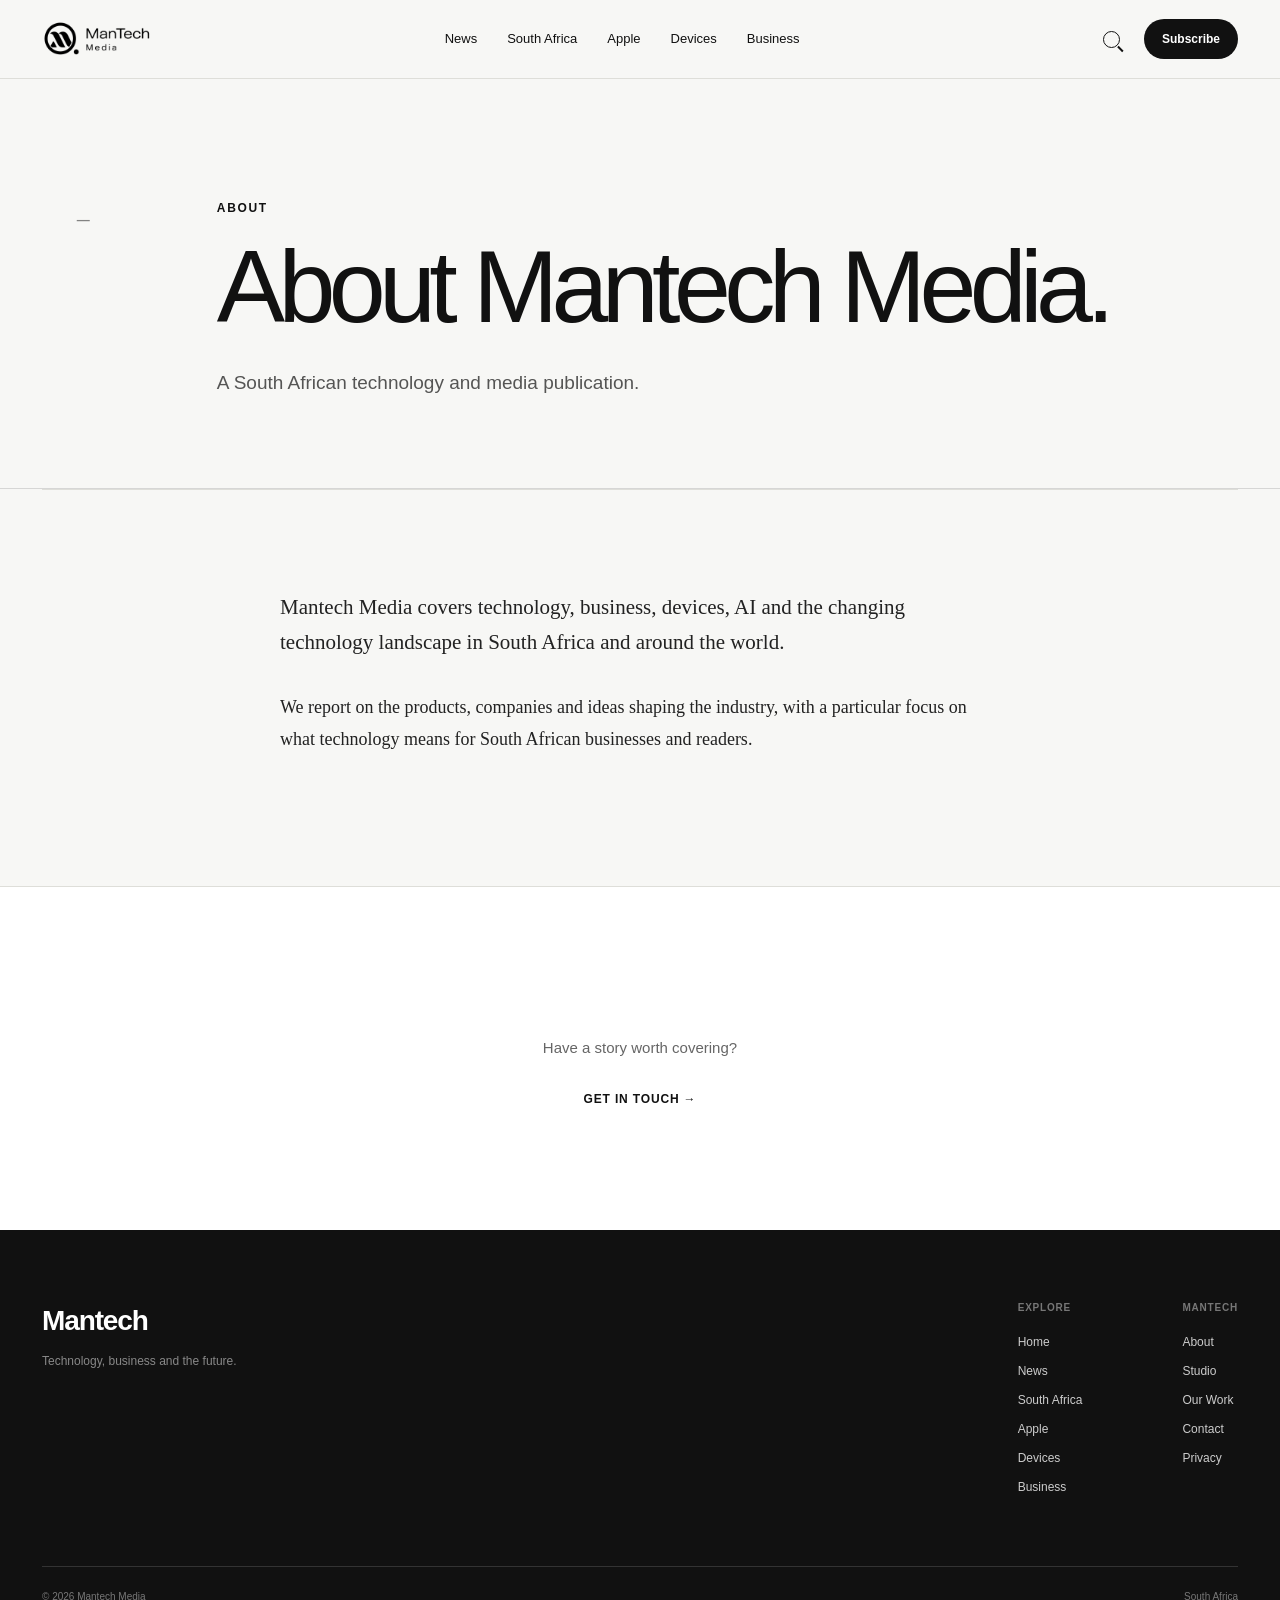
<file: pages/about.html>
<!DOCTYPE html>
<html lang="en">

<head>

    <meta charset="UTF-8">

    <meta
        name="viewport"
        content="width=device-width, initial-scale=1.0"
    >

    <!-- Security: this site loads nothing from outside itself
         (no external fonts/scripts/CDNs), so a strict Content-Security-Policy
         costs nothing and blocks most injection attacks outright. -->
    <meta http-equiv="Content-Security-Policy" content="default-src 'self'; img-src 'self' data:; script-src 'self'; style-src 'self'; base-uri 'self'; form-action 'self' mailto:; frame-ancestors 'none'; object-src 'none';">
    <meta name="referrer" content="strict-origin-when-cross-origin">

    <meta name="description" content="A South African technology and media publication.">

    <title>About Mantech Media — Mantech Media</title>


    <link rel="icon" type="image/png" sizes="32x32" href="../assets/icons/favicon-32.png" media="(prefers-color-scheme: light)">
    <link rel="icon" type="image/png" sizes="16x16" href="../assets/icons/favicon-16.png" media="(prefers-color-scheme: light)">
    <link rel="icon" type="image/png" sizes="32x32" href="../assets/icons/favicon-32-dark.png" media="(prefers-color-scheme: dark)">
    <link rel="icon" type="image/png" sizes="16x16" href="../assets/icons/favicon-16-dark.png" media="(prefers-color-scheme: dark)">
    <link rel="apple-touch-icon" href="../assets/icons/apple-touch-icon.png">

    <meta property="og:type" content="website">
    <meta property="og:site_name" content="Mantech Media">
    <meta property="og:image" content="../assets/images/og-image.jpg">
    <meta name="twitter:card" content="summary_large_image">

    <link rel="stylesheet" href="../css/style.css">

</head>


<body class="category-page">


    <!-- ==========================================
         HEADER
    =========================================== -->

    <header class="site-header">

        <div class="header-inner">

            <a href="../index.html" class="brand">

                <img
                    src="../assets/icons/lockup-black.png"
                    alt="Mantech Media"
                    class="logo"
                >

            </a>


            <nav class="desktop-navigation">

                <a href="category.html?category=news">
                    News
                </a>

                <a href="category.html?category=south-africa">
                    South Africa
                </a>

                <a href="category.html?category=apple">
                    Apple
                </a>

                <a href="category.html?category=devices">
                    Devices
                </a>

                <a href="category.html?category=business">
                    Business
                </a>

            </nav>


            <div class="header-actions">

                <button
                    class="icon-button"
                    id="searchButton"
                    type="button"
                    aria-label="Search"
                >

                    <span class="search-icon"></span>

                </button>


                <a
                    href="../index.html#newsletter"
                    class="subscribe-button"
                >
                    Subscribe
                </a>


                <button
                    class="menu-button"
                    id="menuButton"
                    type="button"
                    aria-controls="mobileNavigation"
                    aria-expanded="false"
                >

                    <span class="menu-button-label">Menu</span>
                    <span class="menu-chevron" aria-hidden="true"></span>

                </button>

            </div>

        </div>


        <!-- MOBILE NAVIGATION -->

        <div
            class="mobile-navigation"
            id="mobileNavigation"
        >

            <nav>

                <a href="../index.html">
                    Home
                </a>

                <a href="category.html?category=news">
                    News
                </a>

                <a href="category.html?category=south-africa">
                    South Africa
                </a>

                <a href="category.html?category=apple">
                    Apple
                </a>

                <a href="category.html?category=devices">
                    Devices
                </a>

                <a href="category.html?category=business">
                    Business
                </a>

            </nav>


            <div class="mobile-navigation-footer">

                <a href="../index.html#newsletter">
                    Mantech Daily
                </a>

                <a href="studio.html">
                    Mantech Studio
                </a>

            </div>

        </div>

    </header>



    <!-- ==========================================
         SEARCH
    =========================================== -->

    <div
        class="search-overlay"
        id="searchOverlay"
    >

        <div class="search-container">

            <div class="search-top">

                <span>
                    Search Mantech
                </span>

                <button
                    id="closeSearch"
                    type="button"
                >
                    Close
                </button>

            </div>


            <input
                type="search"
                id="searchInput"
                placeholder="Search stories, topics and technology..."
                autocomplete="off"
            >


            <div
                class="search-results"
                id="searchResults"
            >

                <p>
                    Start typing to search Mantech.
                </p>

            </div>

        </div>

    </div>



    <main>
        <section class="category-hero">
            <div class="category-hero-inner">
                <div class="category-hero-number"><span>—</span></div>
                <div class="category-hero-content">
                    <span class="category-kicker">ABOUT</span>
                    <h1>About Mantech Media.</h1>
                    <p>A South African technology and media publication.</p>
                </div>
            </div>
        </section>
        <section class="content-section">
            <div class="article-content">
<p>Mantech Media covers technology, business, devices, AI and the changing technology landscape in South Africa and around the world.</p>
<p>We report on the products, companies and ideas shaping the industry, with a particular focus on what technology means for South African businesses and readers.</p>
            </div>
        </section>
    </main>


        <section class="studio">
            <div class="studio-inner">
                <p>Have a story worth covering?</p>
                <a href="contact.html">Get in touch →</a>
            </div>
        </section>

    <footer class="site-footer">

        <div class="footer-top">


            <div class="footer-brand">

                <a href="../index.html">
                    Mantech
                </a>

                <p>
                    Technology, business and the future.
                </p>

            </div>


            <div class="footer-links">


                <div>

                    <span>
                        Explore
                    </span>

                    <a href="../index.html">
                        Home
                    </a>

                    <a href="category.html?category=news">
                        News
                    </a>

                    <a href="category.html?category=south-africa">
                        South Africa
                    </a>

                    <a href="category.html?category=apple">
                        Apple
                    </a>

                    <a href="category.html?category=devices">
                        Devices
                    </a>

                    <a href="category.html?category=business">
                        Business
                    </a>

                </div>


                <div>

                    <span>
                        Mantech
                    </span>

                    <a href="about.html">
                        About
                    </a>

                    <a href="studio.html">
                        Studio
                    </a>

                    <a href="work.html">
                        Our Work
                    </a>

                    <a href="contact.html">
                        Contact
                    </a>

                    <a href="privacy.html">
                        Privacy
                    </a>

                </div>

            </div>

        </div>


        <div class="footer-bottom">

            <span>
                © 2026 Mantech Media
            </span>

            <span>
                South Africa
            </span>

        </div>

    </footer>



    <script src="../data/articles.js"></script>
    <script src="../js/main.js"></script>

</body>

</html>
</file>
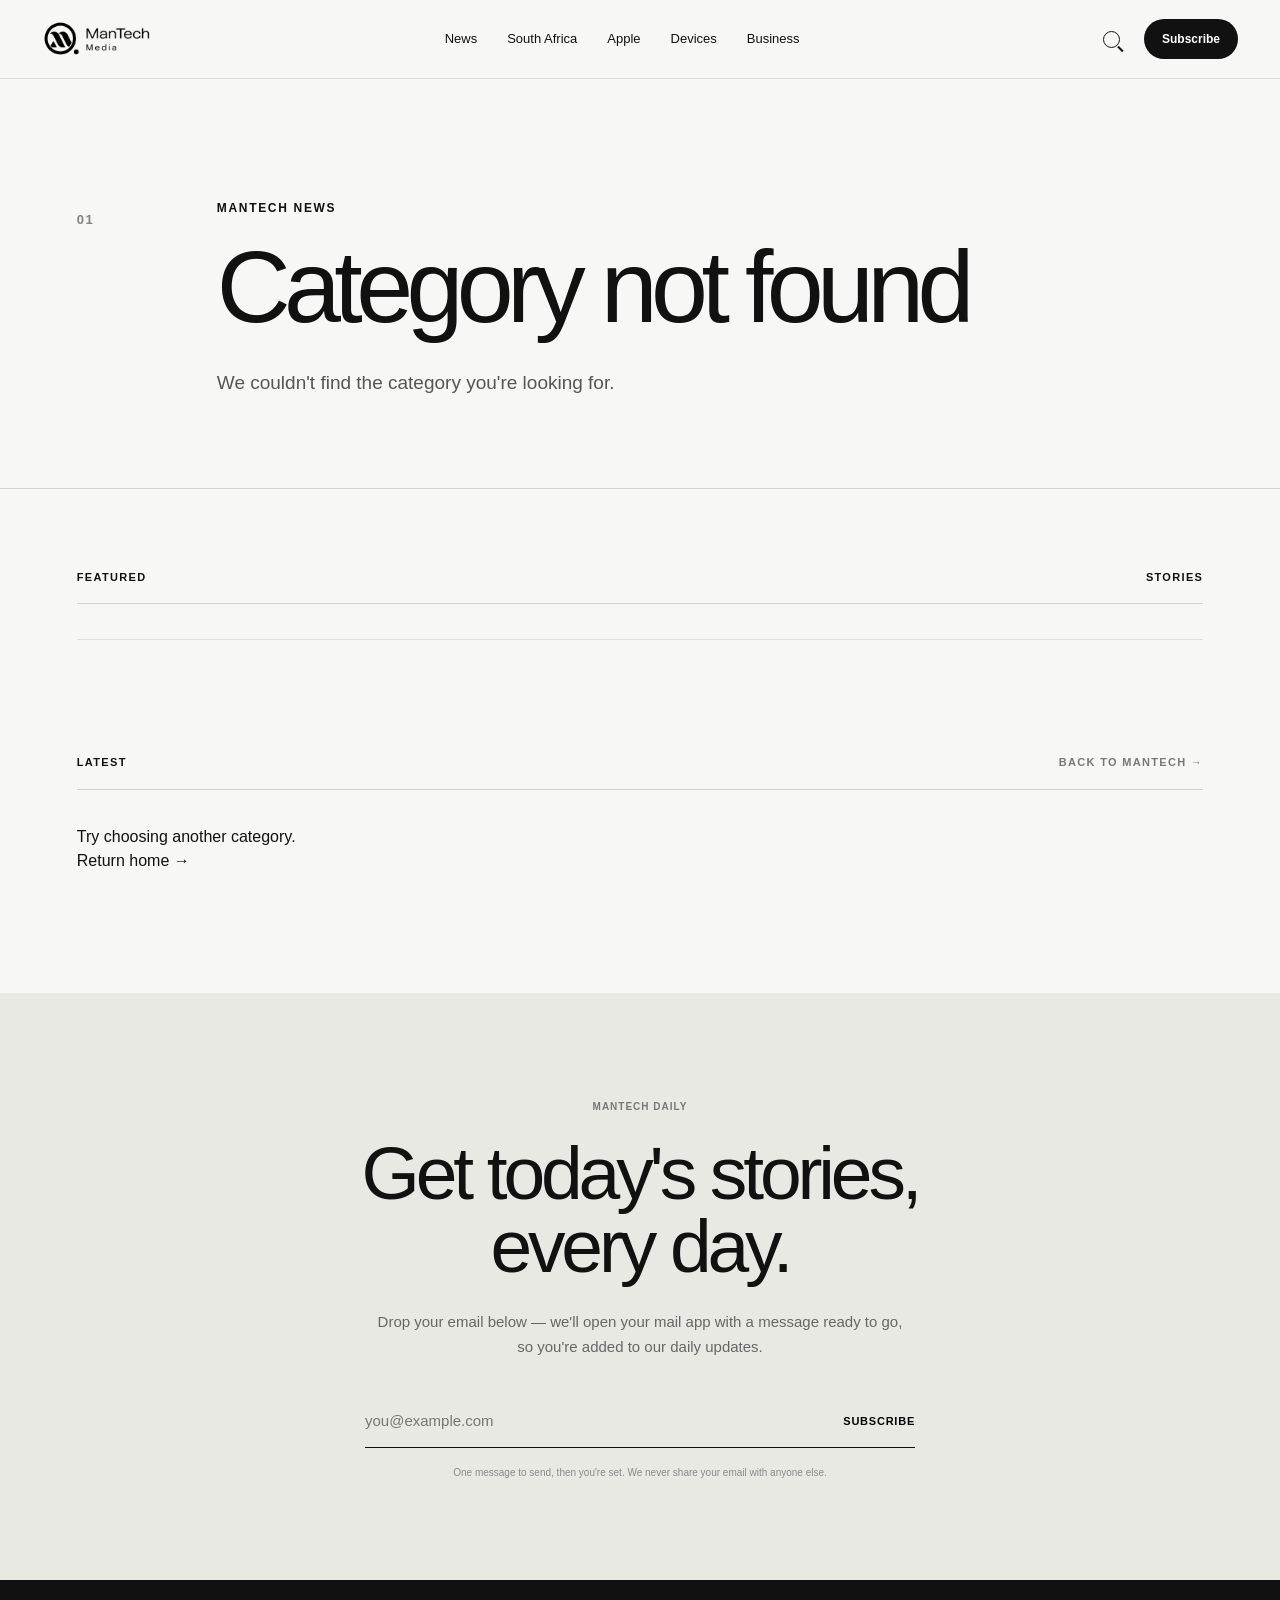
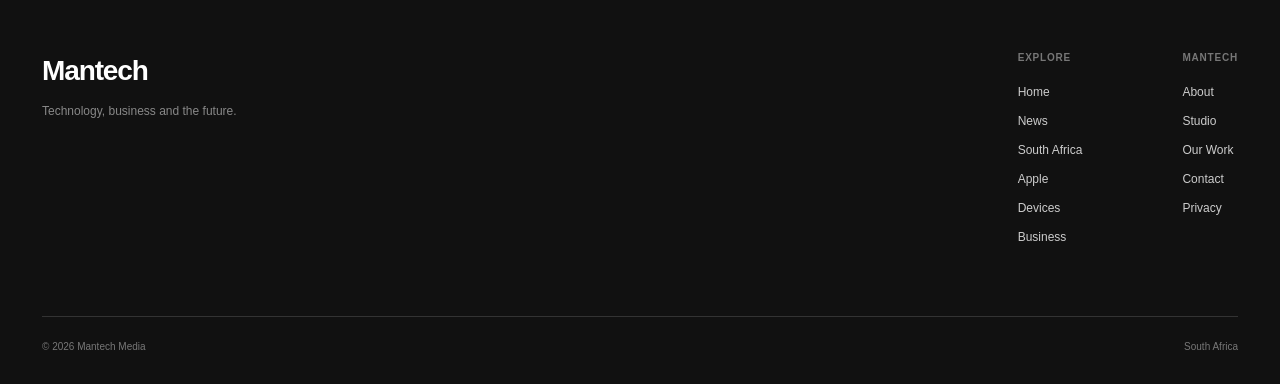
<file: pages/category.html>
<!DOCTYPE html>
<html lang="en">

<head>

    <meta charset="UTF-8">

    <meta
        name="viewport"
        content="width=device-width, initial-scale=1.0"
    >

        <!-- Images may load from HTTPS editorial sources; scripts and styles remain local. -->
        <meta http-equiv="Content-Security-Policy" content="default-src 'self'; img-src 'self' data: https:; script-src 'self'; style-src 'self'; base-uri 'self'; form-action 'self' mailto:; frame-ancestors 'none'; object-src 'none';">
    <meta name="referrer" content="strict-origin-when-cross-origin">

    <meta
        name="description"
        id="pageDescription"
        content="Explore the latest technology stories from Mantech Media."
    >

    <title id="pageTitle">
        Mantech Media
    </title>


    <link rel="icon" type="image/png" sizes="32x32" href="../assets/icons/favicon-32.png" media="(prefers-color-scheme: light)">
    <link rel="icon" type="image/png" sizes="16x16" href="../assets/icons/favicon-16.png" media="(prefers-color-scheme: light)">
    <link rel="icon" type="image/png" sizes="32x32" href="../assets/icons/favicon-32-dark.png" media="(prefers-color-scheme: dark)">
    <link rel="icon" type="image/png" sizes="16x16" href="../assets/icons/favicon-16-dark.png" media="(prefers-color-scheme: dark)">
    <link rel="apple-touch-icon" href="../assets/icons/apple-touch-icon.png">

    <meta property="og:type" content="website">
    <meta property="og:site_name" content="Mantech Media">
    <meta property="og:image" content="../assets/images/og-image.jpg">
    <meta name="twitter:card" content="summary_large_image">

    <link rel="stylesheet" href="../css/style.css">

</head>


<body class="category-page">


    <!-- ==========================================
         HEADER
    =========================================== -->

    <header class="site-header">

        <div class="header-inner">

            <a href="../index.html" class="brand">

                <img
                    src="../assets/icons/lockup-black.png"
                    alt="Mantech Media"
                    class="logo"
                >

            </a>


            <nav class="desktop-navigation">

                <a href="category.html?category=news">
                    News
                </a>

                <a href="category.html?category=south-africa">
                    South Africa
                </a>

                <a href="category.html?category=apple">
                    Apple
                </a>

                <a href="category.html?category=devices">
                    Devices
                </a>

                <a href="category.html?category=business">
                    Business
                </a>

            </nav>


            <div class="header-actions">

                <button
                    class="icon-button"
                    id="searchButton"
                    type="button"
                    aria-label="Search"
                >

                    <span class="search-icon"></span>

                </button>


                <a
                    href="../index.html#newsletter"
                    class="subscribe-button"
                >
                    Subscribe
                </a>


                <button
                    class="menu-button"
                    id="menuButton"
                    type="button"
                    aria-controls="mobileNavigation"
                    aria-expanded="false"
                >

                    <span class="menu-button-label">Menu</span>
                    <span class="menu-chevron" aria-hidden="true"></span>

                </button>

            </div>

        </div>


        <!-- MOBILE NAVIGATION -->

        <div
            class="mobile-navigation"
            id="mobileNavigation"
        >

            <nav>

                <a href="../index.html">
                    Home
                </a>

                <a href="category.html?category=news">
                    News
                </a>

                <a href="category.html?category=south-africa">
                    South Africa
                </a>

                <a href="category.html?category=apple">
                    Apple
                </a>

                <a href="category.html?category=devices">
                    Devices
                </a>

                <a href="category.html?category=business">
                    Business
                </a>

            </nav>


            <div class="mobile-navigation-footer">

                <a href="../index.html#newsletter">
                    Mantech Daily
                </a>

                <a href="studio.html">
                    Mantech Studio
                </a>

            </div>

        </div>

    </header>



    <!-- ==========================================
         SEARCH
    =========================================== -->

    <div
        class="search-overlay"
        id="searchOverlay"
    >

        <div class="search-container">

            <div class="search-top">

                <span>
                    Search Mantech
                </span>

                <button
                    id="closeSearch"
                    type="button"
                >
                    Close
                </button>

            </div>


            <input
                type="search"
                id="searchInput"
                placeholder="Search stories, topics and technology..."
                autocomplete="off"
            >


            <div
                class="search-results"
                id="searchResults"
            >

                <p>
                    Start typing to search Mantech.
                </p>

            </div>

        </div>

    </div>



    <main>


        <!-- ==========================================
             CATEGORY HERO
        =========================================== -->

        <section class="category-hero">

            <div class="category-hero-inner">


                <div class="category-hero-number">

                    <span
                        id="categoryNumber"
                    >
                        01
                    </span>

                </div>


                <div class="category-hero-content">

                    <span
                        class="category-kicker"
                        id="categoryLabel"
                    >
                        MANTECH NEWS
                    </span>


                    <h1 id="categoryTitle">
                        Latest Stories
                    </h1>


                    <p id="categoryDescription">

                        The latest technology stories,
                        ideas and developments worth knowing.

                    </p>

                </div>

            </div>

        </section>



        <!-- ==========================================
             FEATURED STORY
        =========================================== -->

        <section class="category-featured">

            <div class="category-section-label">

                <span>
                    Featured
                </span>

                <span>
                    <span id="storyCount">
                        Stories
                    </span>
                </span>

            </div>


            <article
                class="category-featured-story"
                id="categoryFeatured"
            >

                <!-- JavaScript inserts featured story -->

            </article>

        </section>



        <!-- ==========================================
             MORE STORIES
        =========================================== -->

        <section class="category-latest">

            <div class="category-section-label">

                <span>
                    Latest
                </span>

                <a href="../index.html">
                    Back to Mantech →
                </a>

            </div>


            <div
                class="category-story-grid"
                id="categoryStories"
            >

                <!-- JavaScript inserts stories -->

            </div>

        </section>



        <!-- ==========================================
             NEWSLETTER
        =========================================== -->

        <section
            class="newsletter category-newsletter"
            id="newsletter"
        >

            <div class="newsletter-inner">

                <span>
                    MANTECH DAILY
                </span>


                <h2>
                    Get today's stories,
                    every day.
                </h2>


                <p>

                    Drop your email below — we'll open your mail
                    app with a message ready to go, so you're
                    added to our daily updates.

                </p>


                <form id="newsletterForm">

                    <input
                        type="email"
                        id="emailInput"
                        placeholder="you@example.com"
                        required
                    >

                    <button type="submit" id="subscribeButton">
                        Subscribe
                    </button>

                </form>


                <small id="newsletterMessage">

                    One message to send, then you're set. We
                    never share your email with anyone else.

                </small>

            </div>

        </section>
    </main>



    <!-- ==========================================
         FOOTER
    =========================================== -->

    <footer class="site-footer">

        <div class="footer-top">


            <div class="footer-brand">

                <a href="../index.html">
                    Mantech
                </a>

                <p>
                    Technology, business and the future.
                </p>

            </div>


            <div class="footer-links">


                <div>

                    <span>
                        Explore
                    </span>

                    <a href="../index.html">
                        Home
                    </a>

                    <a href="category.html?category=news">
                        News
                    </a>

                    <a href="category.html?category=south-africa">
                        South Africa
                    </a>

                    <a href="category.html?category=apple">
                        Apple
                    </a>

                    <a href="category.html?category=devices">
                        Devices
                    </a>

                    <a href="category.html?category=business">
                        Business
                    </a>

                </div>


                <div>

                    <span>
                        Mantech
                    </span>

                    <a href="about.html">
                        About
                    </a>

                    <a href="studio.html">
                        Studio
                    </a>

                    <a href="work.html">
                        Our Work
                    </a>

                    <a href="contact.html">
                        Contact
                    </a>

                    <a href="privacy.html">
                        Privacy
                    </a>

                </div>

            </div>

        </div>


        <div class="footer-bottom">

            <span>
                © 2026 Mantech Media
            </span>

            <span>
                South Africa
            </span>

        </div>

    </footer>



    <script src="../data/articles.js"></script>
    <script src="../js/main.js"></script>
    <script src="../js/category.js"></script>

</body>

</html>
</file>
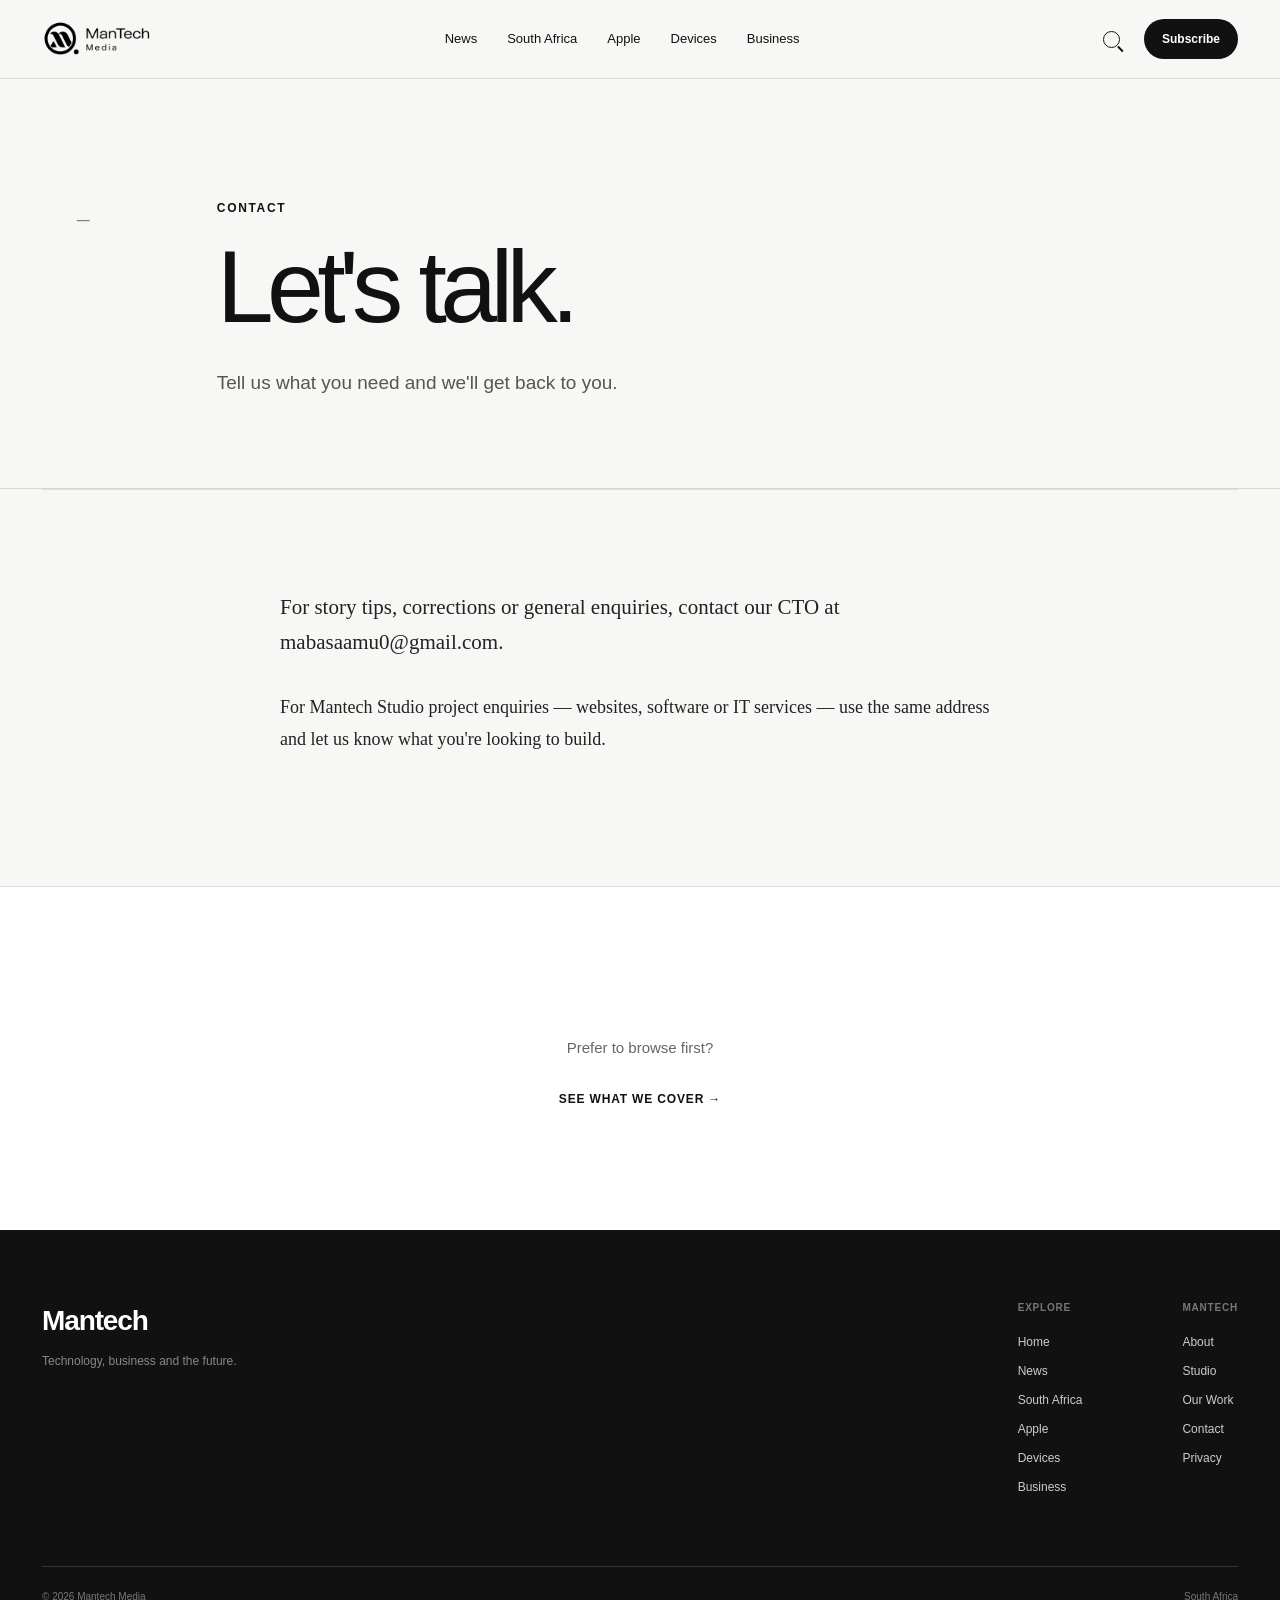
<file: pages/contact.html>
<!DOCTYPE html>
<html lang="en">

<head>

    <meta charset="UTF-8">

    <meta
        name="viewport"
        content="width=device-width, initial-scale=1.0"
    >

    <!-- Security: this site loads nothing from outside itself
         (no external fonts/scripts/CDNs), so a strict Content-Security-Policy
         costs nothing and blocks most injection attacks outright. -->
    <meta http-equiv="Content-Security-Policy" content="default-src 'self'; img-src 'self' data:; script-src 'self'; style-src 'self'; base-uri 'self'; form-action 'self' mailto:; frame-ancestors 'none'; object-src 'none';">
    <meta name="referrer" content="strict-origin-when-cross-origin">

    <meta name="description" content="Tell us what you need and we'll get back to you.">

    <title>Let's talk — Mantech Media</title>


    <link rel="icon" type="image/png" sizes="32x32" href="../assets/icons/favicon-32.png" media="(prefers-color-scheme: light)">
    <link rel="icon" type="image/png" sizes="16x16" href="../assets/icons/favicon-16.png" media="(prefers-color-scheme: light)">
    <link rel="icon" type="image/png" sizes="32x32" href="../assets/icons/favicon-32-dark.png" media="(prefers-color-scheme: dark)">
    <link rel="icon" type="image/png" sizes="16x16" href="../assets/icons/favicon-16-dark.png" media="(prefers-color-scheme: dark)">
    <link rel="apple-touch-icon" href="../assets/icons/apple-touch-icon.png">

    <meta property="og:type" content="website">
    <meta property="og:site_name" content="Mantech Media">
    <meta property="og:image" content="../assets/images/og-image.jpg">
    <meta name="twitter:card" content="summary_large_image">

    <link rel="stylesheet" href="../css/style.css">

</head>


<body class="category-page">


    <!-- ==========================================
         HEADER
    =========================================== -->

    <header class="site-header">

        <div class="header-inner">

            <a href="../index.html" class="brand">

                <img
                    src="../assets/icons/lockup-black.png"
                    alt="Mantech Media"
                    class="logo"
                >

            </a>


            <nav class="desktop-navigation">

                <a href="category.html?category=news">
                    News
                </a>

                <a href="category.html?category=south-africa">
                    South Africa
                </a>

                <a href="category.html?category=apple">
                    Apple
                </a>

                <a href="category.html?category=devices">
                    Devices
                </a>

                <a href="category.html?category=business">
                    Business
                </a>

            </nav>


            <div class="header-actions">

                <button
                    class="icon-button"
                    id="searchButton"
                    type="button"
                    aria-label="Search"
                >

                    <span class="search-icon"></span>

                </button>


                <a
                    href="../index.html#newsletter"
                    class="subscribe-button"
                >
                    Subscribe
                </a>


                <button
                    class="menu-button"
                    id="menuButton"
                    type="button"
                    aria-controls="mobileNavigation"
                    aria-expanded="false"
                >

                    <span class="menu-button-label">Menu</span>
                    <span class="menu-chevron" aria-hidden="true"></span>

                </button>

            </div>

        </div>


        <!-- MOBILE NAVIGATION -->

        <div
            class="mobile-navigation"
            id="mobileNavigation"
        >

            <nav>

                <a href="../index.html">
                    Home
                </a>

                <a href="category.html?category=news">
                    News
                </a>

                <a href="category.html?category=south-africa">
                    South Africa
                </a>

                <a href="category.html?category=apple">
                    Apple
                </a>

                <a href="category.html?category=devices">
                    Devices
                </a>

                <a href="category.html?category=business">
                    Business
                </a>

            </nav>


            <div class="mobile-navigation-footer">

                <a href="../index.html#newsletter">
                    Mantech Daily
                </a>

                <a href="studio.html">
                    Mantech Studio
                </a>

            </div>

        </div>

    </header>



    <!-- ==========================================
         SEARCH
    =========================================== -->

    <div
        class="search-overlay"
        id="searchOverlay"
    >

        <div class="search-container">

            <div class="search-top">

                <span>
                    Search Mantech
                </span>

                <button
                    id="closeSearch"
                    type="button"
                >
                    Close
                </button>

            </div>


            <input
                type="search"
                id="searchInput"
                placeholder="Search stories, topics and technology..."
                autocomplete="off"
            >


            <div
                class="search-results"
                id="searchResults"
            >

                <p>
                    Start typing to search Mantech.
                </p>

            </div>

        </div>

    </div>



    <main>
        <section class="category-hero">
            <div class="category-hero-inner">
                <div class="category-hero-number"><span>—</span></div>
                <div class="category-hero-content">
                    <span class="category-kicker">CONTACT</span>
                    <h1>Let's talk.</h1>
                    <p>Tell us what you need and we'll get back to you.</p>
                </div>
            </div>
        </section>
        <section class="content-section">
            <div class="article-content">
<p>For story tips, corrections or general enquiries, contact our CTO at <a href="mailto:mabasaamu0@gmail.com">mabasaamu0@gmail.com</a>.</p>
<p>For Mantech Studio project enquiries — websites, software or IT services — use the same address and let us know what you're looking to build.</p>
            </div>
        </section>
    </main>


        <section class="studio">
            <div class="studio-inner">
                <p>Prefer to browse first?</p>
                <a href="../index.html">See what we cover →</a>
            </div>
        </section>

    <footer class="site-footer">

        <div class="footer-top">


            <div class="footer-brand">

                <a href="../index.html">
                    Mantech
                </a>

                <p>
                    Technology, business and the future.
                </p>

            </div>


            <div class="footer-links">


                <div>

                    <span>
                        Explore
                    </span>

                    <a href="../index.html">
                        Home
                    </a>

                    <a href="category.html?category=news">
                        News
                    </a>

                    <a href="category.html?category=south-africa">
                        South Africa
                    </a>

                    <a href="category.html?category=apple">
                        Apple
                    </a>

                    <a href="category.html?category=devices">
                        Devices
                    </a>

                    <a href="category.html?category=business">
                        Business
                    </a>

                </div>


                <div>

                    <span>
                        Mantech
                    </span>

                    <a href="about.html">
                        About
                    </a>

                    <a href="studio.html">
                        Studio
                    </a>

                    <a href="work.html">
                        Our Work
                    </a>

                    <a href="contact.html">
                        Contact
                    </a>

                    <a href="privacy.html">
                        Privacy
                    </a>

                </div>

            </div>

        </div>


        <div class="footer-bottom">

            <span>
                © 2026 Mantech Media
            </span>

            <span>
                South Africa
            </span>

        </div>

    </footer>



    <script src="../data/articles.js"></script>
    <script src="../js/main.js"></script>

</body>

</html>
</file>
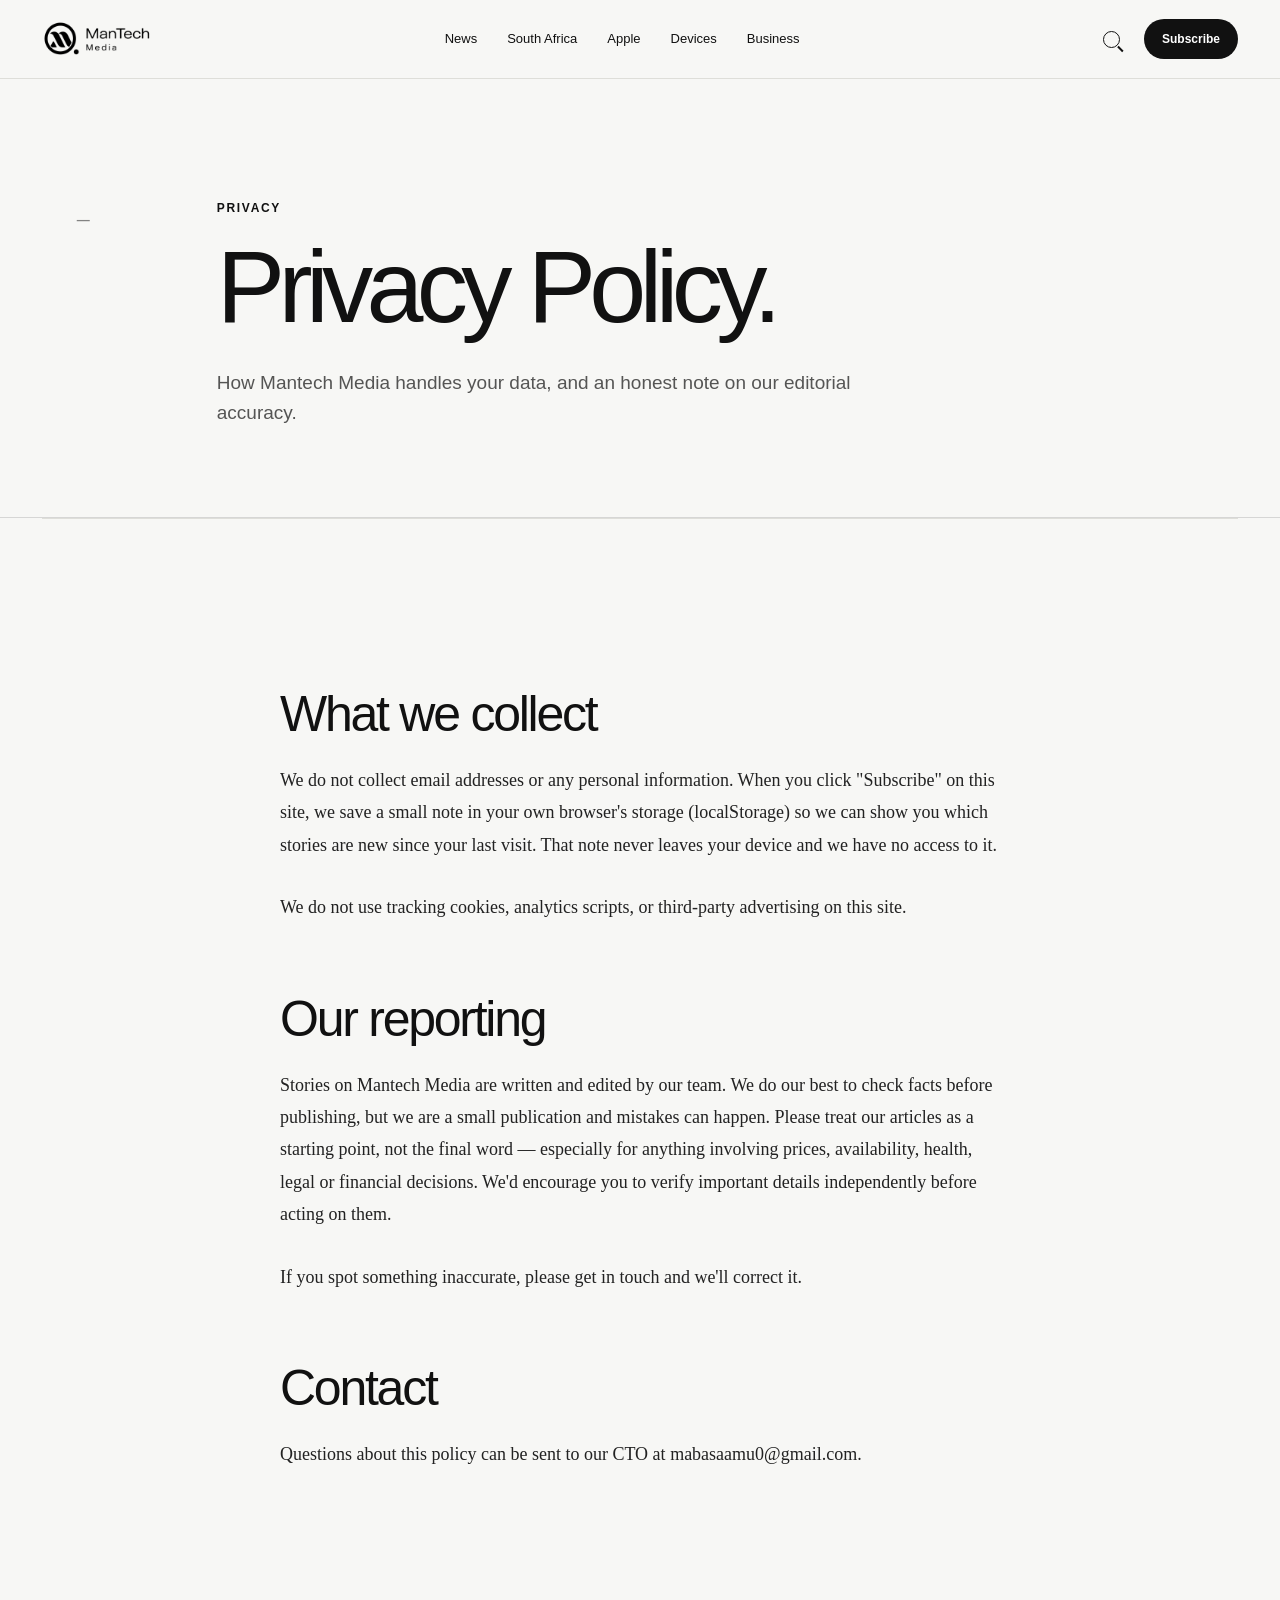
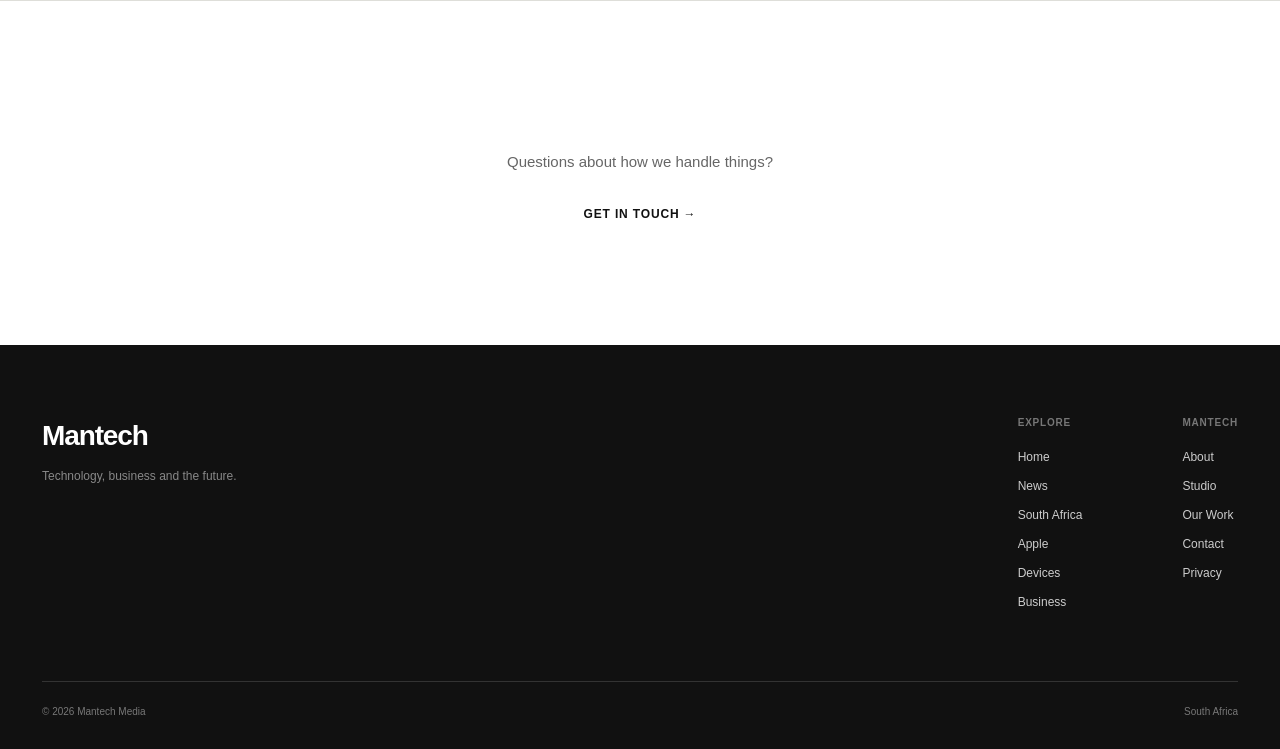
<file: pages/privacy.html>
<!DOCTYPE html>
<html lang="en">

<head>

    <meta charset="UTF-8">

    <meta
        name="viewport"
        content="width=device-width, initial-scale=1.0"
    >

    <!-- Security: this site loads nothing from outside itself
         (no external fonts/scripts/CDNs), so a strict Content-Security-Policy
         costs nothing and blocks most injection attacks outright. -->
    <meta http-equiv="Content-Security-Policy" content="default-src 'self'; img-src 'self' data:; script-src 'self'; style-src 'self'; base-uri 'self'; form-action 'self' mailto:; frame-ancestors 'none'; object-src 'none';">
    <meta name="referrer" content="strict-origin-when-cross-origin">

    <meta name="description" content="How Mantech Media handles your data, and an honest note on our editorial accuracy.">

    <title>Privacy Policy — Mantech Media</title>


    <link rel="icon" type="image/png" sizes="32x32" href="../assets/icons/favicon-32.png" media="(prefers-color-scheme: light)">
    <link rel="icon" type="image/png" sizes="16x16" href="../assets/icons/favicon-16.png" media="(prefers-color-scheme: light)">
    <link rel="icon" type="image/png" sizes="32x32" href="../assets/icons/favicon-32-dark.png" media="(prefers-color-scheme: dark)">
    <link rel="icon" type="image/png" sizes="16x16" href="../assets/icons/favicon-16-dark.png" media="(prefers-color-scheme: dark)">
    <link rel="apple-touch-icon" href="../assets/icons/apple-touch-icon.png">

    <meta property="og:type" content="website">
    <meta property="og:site_name" content="Mantech Media">
    <meta property="og:image" content="../assets/images/og-image.jpg">
    <meta name="twitter:card" content="summary_large_image">

    <link rel="stylesheet" href="../css/style.css">

</head>


<body class="category-page">


    <!-- ==========================================
         HEADER
    =========================================== -->

    <header class="site-header">

        <div class="header-inner">

            <a href="../index.html" class="brand">

                <img
                    src="../assets/icons/lockup-black.png"
                    alt="Mantech Media"
                    class="logo"
                >

            </a>


            <nav class="desktop-navigation">

                <a href="category.html?category=news">
                    News
                </a>

                <a href="category.html?category=south-africa">
                    South Africa
                </a>

                <a href="category.html?category=apple">
                    Apple
                </a>

                <a href="category.html?category=devices">
                    Devices
                </a>

                <a href="category.html?category=business">
                    Business
                </a>

            </nav>


            <div class="header-actions">

                <button
                    class="icon-button"
                    id="searchButton"
                    type="button"
                    aria-label="Search"
                >

                    <span class="search-icon"></span>

                </button>


                <a
                    href="../index.html#newsletter"
                    class="subscribe-button"
                >
                    Subscribe
                </a>


                <button
                    class="menu-button"
                    id="menuButton"
                    type="button"
                    aria-controls="mobileNavigation"
                    aria-expanded="false"
                >

                    <span class="menu-button-label">Menu</span>
                    <span class="menu-chevron" aria-hidden="true"></span>

                </button>

            </div>

        </div>


        <!-- MOBILE NAVIGATION -->

        <div
            class="mobile-navigation"
            id="mobileNavigation"
        >

            <nav>

                <a href="../index.html">
                    Home
                </a>

                <a href="category.html?category=news">
                    News
                </a>

                <a href="category.html?category=south-africa">
                    South Africa
                </a>

                <a href="category.html?category=apple">
                    Apple
                </a>

                <a href="category.html?category=devices">
                    Devices
                </a>

                <a href="category.html?category=business">
                    Business
                </a>

            </nav>


            <div class="mobile-navigation-footer">

                <a href="../index.html#newsletter">
                    Mantech Daily
                </a>

                <a href="studio.html">
                    Mantech Studio
                </a>

            </div>

        </div>

    </header>



    <!-- ==========================================
         SEARCH
    =========================================== -->

    <div
        class="search-overlay"
        id="searchOverlay"
    >

        <div class="search-container">

            <div class="search-top">

                <span>
                    Search Mantech
                </span>

                <button
                    id="closeSearch"
                    type="button"
                >
                    Close
                </button>

            </div>


            <input
                type="search"
                id="searchInput"
                placeholder="Search stories, topics and technology..."
                autocomplete="off"
            >


            <div
                class="search-results"
                id="searchResults"
            >

                <p>
                    Start typing to search Mantech.
                </p>

            </div>

        </div>

    </div>



    <main>
        <section class="category-hero">
            <div class="category-hero-inner">
                <div class="category-hero-number"><span>—</span></div>
                <div class="category-hero-content">
                    <span class="category-kicker">PRIVACY</span>
                    <h1>Privacy Policy.</h1>
                    <p>How Mantech Media handles your data, and an honest note on our editorial accuracy.</p>
                </div>
            </div>
        </section>
        <section class="content-section">
            <div class="article-content">
<h2>What we collect</h2>
<p>We do not collect email addresses or any personal information. When you click "Subscribe" on this site, we save a small note in your own browser's storage (localStorage) so we can show you which stories are new since your last visit. That note never leaves your device and we have no access to it.</p>
<p>We do not use tracking cookies, analytics scripts, or third-party advertising on this site.</p>
<h2>Our reporting</h2>
<p>Stories on Mantech Media are written and edited by our team. We do our best to check facts before publishing, but we are a small publication and mistakes can happen. Please treat our articles as a starting point, not the final word — especially for anything involving prices, availability, health, legal or financial decisions. We'd encourage you to verify important details independently before acting on them.</p>
<p>If you spot something inaccurate, please get in touch and we'll correct it.</p>
<h2>Contact</h2>
<p>Questions about this policy can be sent to our CTO at <a href="mailto:mabasaamu0@gmail.com">mabasaamu0@gmail.com</a>.</p>
            </div>
        </section>
    </main>


        <section class="studio">
            <div class="studio-inner">
                <p>Questions about how we handle things?</p>
                <a href="contact.html">Get in touch →</a>
            </div>
        </section>

    <footer class="site-footer">

        <div class="footer-top">


            <div class="footer-brand">

                <a href="../index.html">
                    Mantech
                </a>

                <p>
                    Technology, business and the future.
                </p>

            </div>


            <div class="footer-links">


                <div>

                    <span>
                        Explore
                    </span>

                    <a href="../index.html">
                        Home
                    </a>

                    <a href="category.html?category=news">
                        News
                    </a>

                    <a href="category.html?category=south-africa">
                        South Africa
                    </a>

                    <a href="category.html?category=apple">
                        Apple
                    </a>

                    <a href="category.html?category=devices">
                        Devices
                    </a>

                    <a href="category.html?category=business">
                        Business
                    </a>

                </div>


                <div>

                    <span>
                        Mantech
                    </span>

                    <a href="about.html">
                        About
                    </a>

                    <a href="studio.html">
                        Studio
                    </a>

                    <a href="work.html">
                        Our Work
                    </a>

                    <a href="contact.html">
                        Contact
                    </a>

                    <a href="privacy.html">
                        Privacy
                    </a>

                </div>

            </div>

        </div>


        <div class="footer-bottom">

            <span>
                © 2026 Mantech Media
            </span>

            <span>
                South Africa
            </span>

        </div>

    </footer>



    <script src="../data/articles.js"></script>
    <script src="../js/main.js"></script>

</body>

</html>
</file>
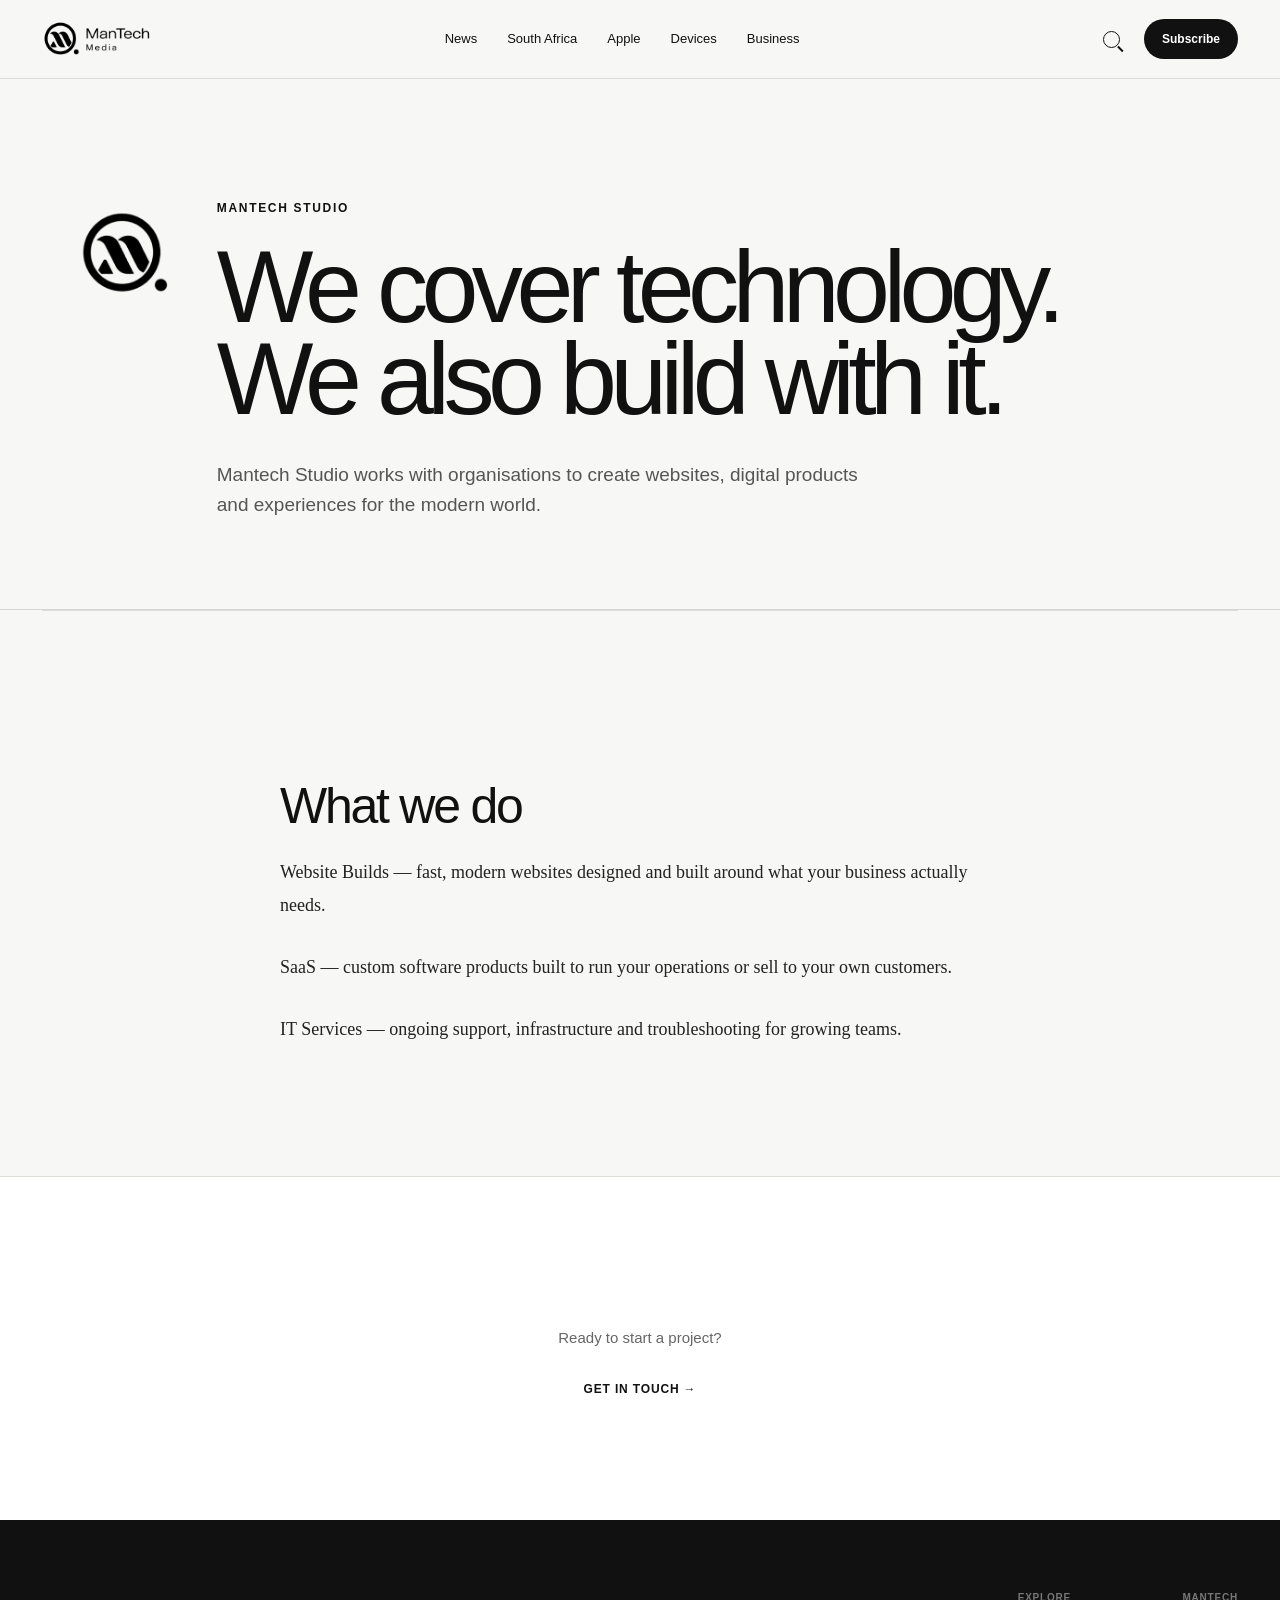
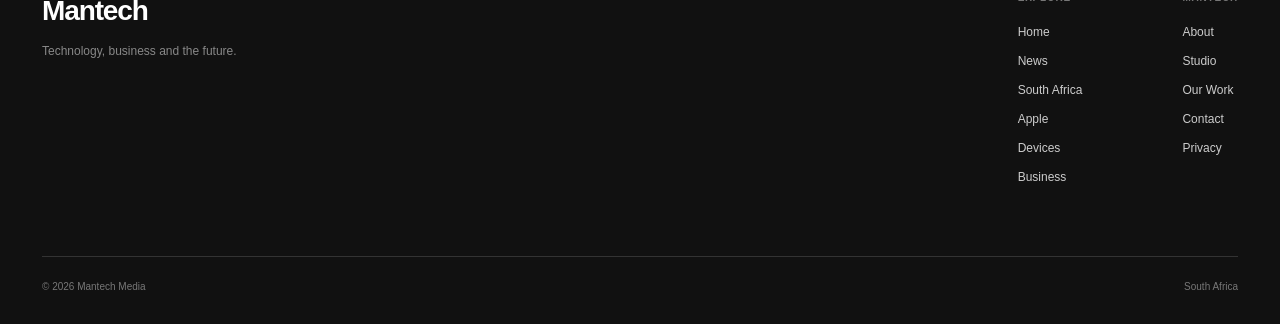
<file: pages/studio.html>
<!DOCTYPE html>
<html lang="en">

<head>

    <meta charset="UTF-8">

    <meta
        name="viewport"
        content="width=device-width, initial-scale=1.0"
    >

    <!-- Security: this site loads nothing from outside itself
         (no external fonts/scripts/CDNs), so a strict Content-Security-Policy
         costs nothing and blocks most injection attacks outright. -->
    <meta http-equiv="Content-Security-Policy" content="default-src 'self'; img-src 'self' data:; script-src 'self'; style-src 'self'; base-uri 'self'; form-action 'self' mailto:; frame-ancestors 'none'; object-src 'none';">
    <meta name="referrer" content="strict-origin-when-cross-origin">

    <meta name="description" content="Mantech Studio works with organisations to create websites, digital products and experiences for the modern world.">

    <title>We cover technology. We also build with it — Mantech Media</title>


    <link rel="icon" type="image/png" sizes="32x32" href="../assets/icons/favicon-32.png" media="(prefers-color-scheme: light)">
    <link rel="icon" type="image/png" sizes="16x16" href="../assets/icons/favicon-16.png" media="(prefers-color-scheme: light)">
    <link rel="icon" type="image/png" sizes="32x32" href="../assets/icons/favicon-32-dark.png" media="(prefers-color-scheme: dark)">
    <link rel="icon" type="image/png" sizes="16x16" href="../assets/icons/favicon-16-dark.png" media="(prefers-color-scheme: dark)">
    <link rel="apple-touch-icon" href="../assets/icons/apple-touch-icon.png">

    <meta property="og:type" content="website">
    <meta property="og:site_name" content="Mantech Media">
    <meta property="og:image" content="../assets/images/og-image.jpg">
    <meta name="twitter:card" content="summary_large_image">

    <link rel="stylesheet" href="../css/style.css">

</head>


<body class="category-page">


    <!-- ==========================================
         HEADER
    =========================================== -->

    <header class="site-header">

        <div class="header-inner">

            <a href="../index.html" class="brand">

                <img
                    src="../assets/icons/lockup-black.png"
                    alt="Mantech Media"
                    class="logo"
                >

            </a>


            <nav class="desktop-navigation">

                <a href="category.html?category=news">
                    News
                </a>

                <a href="category.html?category=south-africa">
                    South Africa
                </a>

                <a href="category.html?category=apple">
                    Apple
                </a>

                <a href="category.html?category=devices">
                    Devices
                </a>

                <a href="category.html?category=business">
                    Business
                </a>

            </nav>


            <div class="header-actions">

                <button
                    class="icon-button"
                    id="searchButton"
                    type="button"
                    aria-label="Search"
                >

                    <span class="search-icon"></span>

                </button>


                <a
                    href="../index.html#newsletter"
                    class="subscribe-button"
                >
                    Subscribe
                </a>


                <button
                    class="menu-button"
                    id="menuButton"
                    type="button"
                    aria-controls="mobileNavigation"
                    aria-expanded="false"
                >

                    <span class="menu-button-label">Menu</span>
                    <span class="menu-chevron" aria-hidden="true"></span>

                </button>

            </div>

        </div>


        <!-- MOBILE NAVIGATION -->

        <div
            class="mobile-navigation"
            id="mobileNavigation"
        >

            <nav>

                <a href="../index.html">
                    Home
                </a>

                <a href="category.html?category=news">
                    News
                </a>

                <a href="category.html?category=south-africa">
                    South Africa
                </a>

                <a href="category.html?category=apple">
                    Apple
                </a>

                <a href="category.html?category=devices">
                    Devices
                </a>

                <a href="category.html?category=business">
                    Business
                </a>

            </nav>


            <div class="mobile-navigation-footer">

                <a href="../index.html#newsletter">
                    Mantech Daily
                </a>

                <a href="studio.html">
                    Mantech Studio
                </a>

            </div>

        </div>

    </header>



    <!-- ==========================================
         SEARCH
    =========================================== -->

    <div
        class="search-overlay"
        id="searchOverlay"
    >

        <div class="search-container">

            <div class="search-top">

                <span>
                    Search Mantech
                </span>

                <button
                    id="closeSearch"
                    type="button"
                >
                    Close
                </button>

            </div>


            <input
                type="search"
                id="searchInput"
                placeholder="Search stories, topics and technology..."
                autocomplete="off"
            >


            <div
                class="search-results"
                id="searchResults"
            >

                <p>
                    Start typing to search Mantech.
                </p>

            </div>

        </div>

    </div>



    <main>
        <section class="category-hero">
            <div class="category-hero-inner">
                <div class="category-hero-number">
                    <!-- Studio page only: shows the Mantech mark instead of the
                         usual "—" divider used on News/Apple/Devices category pages. -->
                    <img src="../assets/icons/mark-black.png" alt="Mantech Media" width="40">
                </div>
                <div class="category-hero-content">
                    <span class="category-kicker">MANTECH STUDIO</span>
                    <h1>We cover technology. We also build with it.</h1>
                    <p>Mantech Studio works with organisations to create websites, digital products and experiences for the modern world.</p>
                </div>
            </div>
        </section>
        <section class="content-section">
            <div class="article-content">
<h2>What we do</h2>
<p>Website Builds — fast, modern websites designed and built around what your business actually needs.</p>
<p>SaaS — custom software products built to run your operations or sell to your own customers.</p>
<p>IT Services — ongoing support, infrastructure and troubleshooting for growing teams.</p>
            </div>
        </section>
    </main>


        <section class="studio">
            <div class="studio-inner">
                <p>Ready to start a project?</p>
                <a href="contact.html">Get in touch →</a>
            </div>
        </section>

    <footer class="site-footer">

        <div class="footer-top">


            <div class="footer-brand">

                <a href="../index.html">
                    Mantech
                </a>

                <p>
                    Technology, business and the future.
                </p>

            </div>


            <div class="footer-links">


                <div>

                    <span>
                        Explore
                    </span>

                    <a href="../index.html">
                        Home
                    </a>

                    <a href="category.html?category=news">
                        News
                    </a>

                    <a href="category.html?category=south-africa">
                        South Africa
                    </a>

                    <a href="category.html?category=apple">
                        Apple
                    </a>

                    <a href="category.html?category=devices">
                        Devices
                    </a>

                    <a href="category.html?category=business">
                        Business
                    </a>

                </div>


                <div>

                    <span>
                        Mantech
                    </span>

                    <a href="about.html">
                        About
                    </a>

                    <a href="studio.html">
                        Studio
                    </a>

                    <a href="work.html">
                        Our Work
                    </a>

                    <a href="contact.html">
                        Contact
                    </a>

                    <a href="privacy.html">
                        Privacy
                    </a>

                </div>

            </div>

        </div>


        <div class="footer-bottom">

            <span>
                © 2026 Mantech Media
            </span>

            <span>
                South Africa
            </span>

        </div>

    </footer>



    <script src="../data/articles.js"></script>
    <script src="../js/main.js"></script>

</body>

</html>
</file>
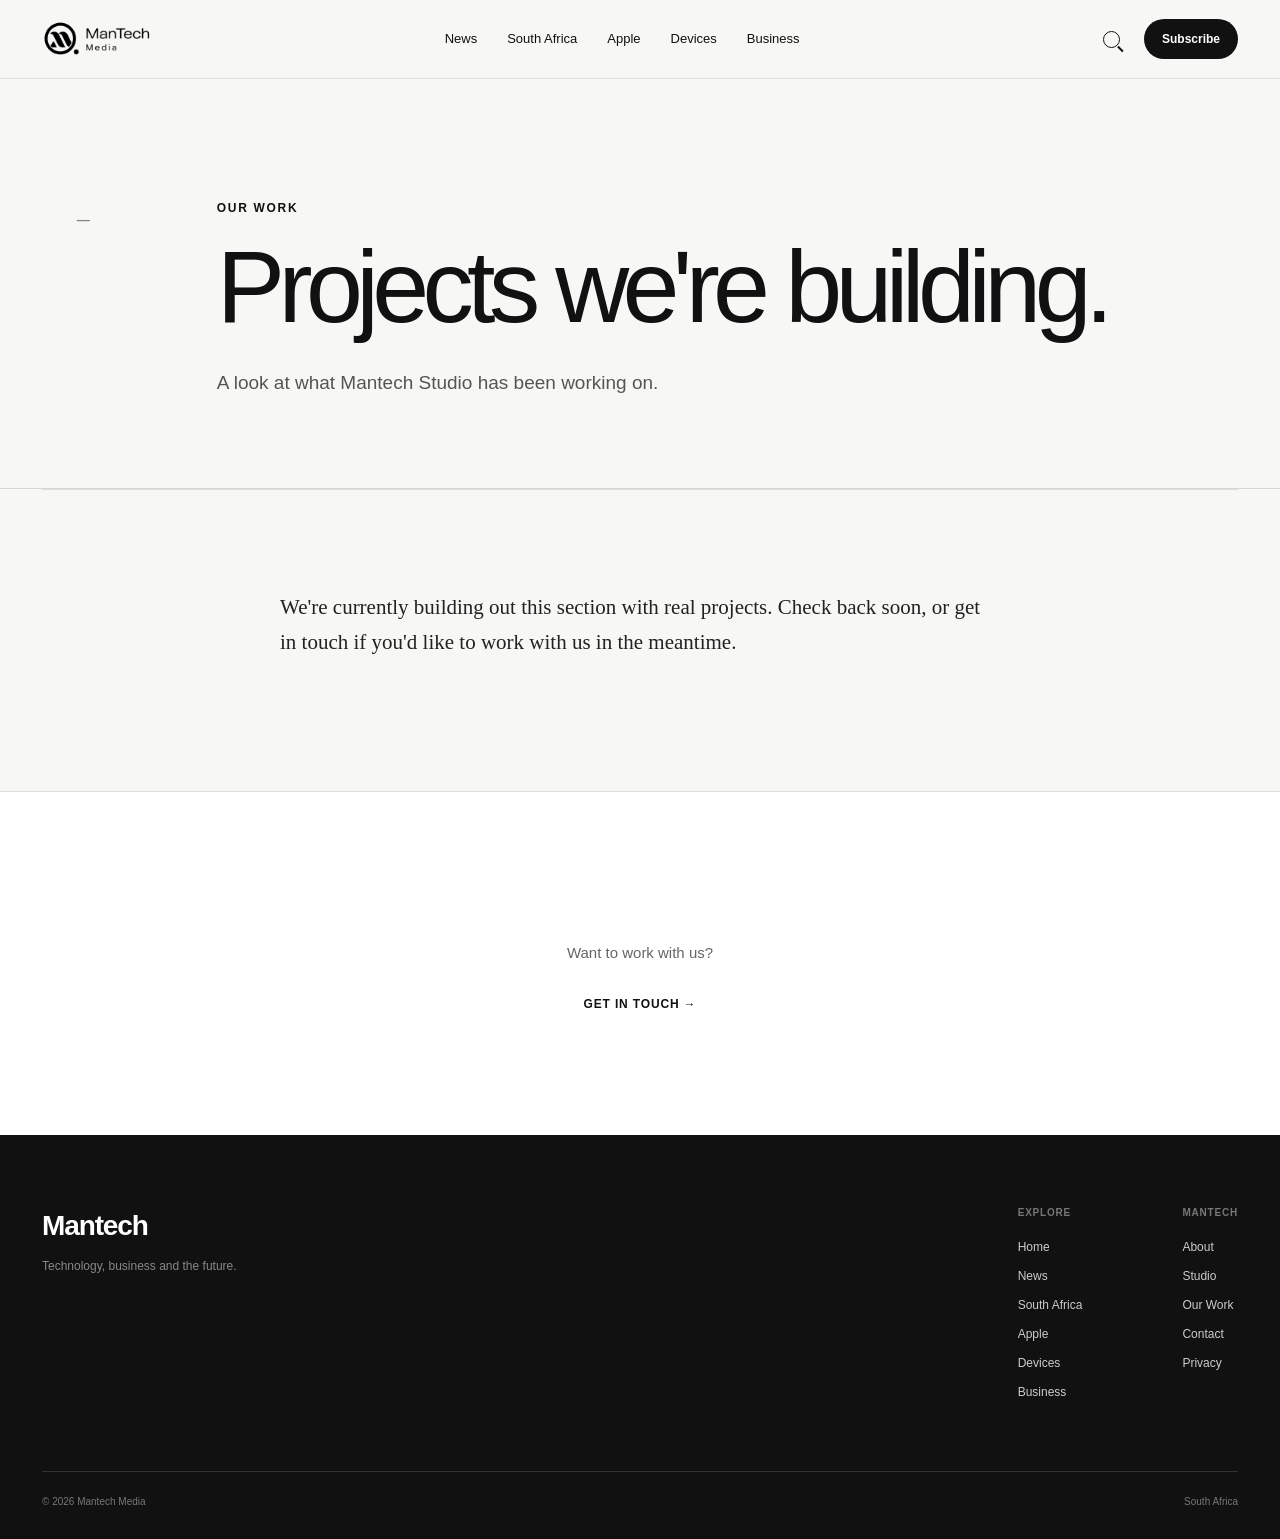
<file: pages/work.html>
<!DOCTYPE html>
<html lang="en">

<head>

    <meta charset="UTF-8">

    <meta
        name="viewport"
        content="width=device-width, initial-scale=1.0"
    >

    <!-- Security: this site loads nothing from outside itself
         (no external fonts/scripts/CDNs), so a strict Content-Security-Policy
         costs nothing and blocks most injection attacks outright. -->
    <meta http-equiv="Content-Security-Policy" content="default-src 'self'; img-src 'self' data:; script-src 'self'; style-src 'self'; base-uri 'self'; form-action 'self' mailto:; frame-ancestors 'none'; object-src 'none';">
    <meta name="referrer" content="strict-origin-when-cross-origin">

    <meta name="description" content="A look at what Mantech Studio has been working on.">

    <title>Projects we're building — Mantech Media</title>


    <link rel="icon" type="image/png" sizes="32x32" href="../assets/icons/favicon-32.png" media="(prefers-color-scheme: light)">
    <link rel="icon" type="image/png" sizes="16x16" href="../assets/icons/favicon-16.png" media="(prefers-color-scheme: light)">
    <link rel="icon" type="image/png" sizes="32x32" href="../assets/icons/favicon-32-dark.png" media="(prefers-color-scheme: dark)">
    <link rel="icon" type="image/png" sizes="16x16" href="../assets/icons/favicon-16-dark.png" media="(prefers-color-scheme: dark)">
    <link rel="apple-touch-icon" href="../assets/icons/apple-touch-icon.png">

    <meta property="og:type" content="website">
    <meta property="og:site_name" content="Mantech Media">
    <meta property="og:image" content="../assets/images/og-image.jpg">
    <meta name="twitter:card" content="summary_large_image">

    <link rel="stylesheet" href="../css/style.css">

</head>


<body class="category-page">


    <!-- ==========================================
         HEADER
    =========================================== -->

    <header class="site-header">

        <div class="header-inner">

            <a href="../index.html" class="brand">

                <img
                    src="../assets/icons/lockup-black.png"
                    alt="Mantech Media"
                    class="logo"
                >

            </a>


            <nav class="desktop-navigation">

                <a href="category.html?category=news">
                    News
                </a>

                <a href="category.html?category=south-africa">
                    South Africa
                </a>

                <a href="category.html?category=apple">
                    Apple
                </a>

                <a href="category.html?category=devices">
                    Devices
                </a>

                <a href="category.html?category=business">
                    Business
                </a>

            </nav>


            <div class="header-actions">

                <button
                    class="icon-button"
                    id="searchButton"
                    type="button"
                    aria-label="Search"
                >

                    <span class="search-icon"></span>

                </button>


                <a
                    href="../index.html#newsletter"
                    class="subscribe-button"
                >
                    Subscribe
                </a>


                <button
                    class="menu-button"
                    id="menuButton"
                    type="button"
                    aria-controls="mobileNavigation"
                    aria-expanded="false"
                >

                    <span class="menu-button-label">Menu</span>
                    <span class="menu-chevron" aria-hidden="true"></span>

                </button>

            </div>

        </div>


        <!-- MOBILE NAVIGATION -->

        <div
            class="mobile-navigation"
            id="mobileNavigation"
        >

            <nav>

                <a href="../index.html">
                    Home
                </a>

                <a href="category.html?category=news">
                    News
                </a>

                <a href="category.html?category=south-africa">
                    South Africa
                </a>

                <a href="category.html?category=apple">
                    Apple
                </a>

                <a href="category.html?category=devices">
                    Devices
                </a>

                <a href="category.html?category=business">
                    Business
                </a>

            </nav>


            <div class="mobile-navigation-footer">

                <a href="../index.html#newsletter">
                    Mantech Daily
                </a>

                <a href="studio.html">
                    Mantech Studio
                </a>

            </div>

        </div>

    </header>



    <!-- ==========================================
         SEARCH
    =========================================== -->

    <div
        class="search-overlay"
        id="searchOverlay"
    >

        <div class="search-container">

            <div class="search-top">

                <span>
                    Search Mantech
                </span>

                <button
                    id="closeSearch"
                    type="button"
                >
                    Close
                </button>

            </div>


            <input
                type="search"
                id="searchInput"
                placeholder="Search stories, topics and technology..."
                autocomplete="off"
            >


            <div
                class="search-results"
                id="searchResults"
            >

                <p>
                    Start typing to search Mantech.
                </p>

            </div>

        </div>

    </div>



    <main>
        <section class="category-hero">
            <div class="category-hero-inner">
                <div class="category-hero-number"><span>—</span></div>
                <div class="category-hero-content">
                    <span class="category-kicker">OUR WORK</span>
                    <h1>Projects we're building.</h1>
                    <p>A look at what Mantech Studio has been working on.</p>
                </div>
            </div>
        </section>
        <section class="content-section">
            <div class="article-content">
<p>We're currently building out this section with real projects. Check back soon, or get in touch if you'd like to work with us in the meantime.</p>
            </div>
        </section>
    </main>


        <section class="studio">
            <div class="studio-inner">
                <p>Want to work with us?</p>
                <a href="contact.html">Get in touch →</a>
            </div>
        </section>

    <footer class="site-footer">

        <div class="footer-top">


            <div class="footer-brand">

                <a href="../index.html">
                    Mantech
                </a>

                <p>
                    Technology, business and the future.
                </p>

            </div>


            <div class="footer-links">


                <div>

                    <span>
                        Explore
                    </span>

                    <a href="../index.html">
                        Home
                    </a>

                    <a href="category.html?category=news">
                        News
                    </a>

                    <a href="category.html?category=south-africa">
                        South Africa
                    </a>

                    <a href="category.html?category=apple">
                        Apple
                    </a>

                    <a href="category.html?category=devices">
                        Devices
                    </a>

                    <a href="category.html?category=business">
                        Business
                    </a>

                </div>


                <div>

                    <span>
                        Mantech
                    </span>

                    <a href="about.html">
                        About
                    </a>

                    <a href="studio.html">
                        Studio
                    </a>

                    <a href="work.html">
                        Our Work
                    </a>

                    <a href="contact.html">
                        Contact
                    </a>

                    <a href="privacy.html">
                        Privacy
                    </a>

                </div>

            </div>

        </div>


        <div class="footer-bottom">

            <span>
                © 2026 Mantech Media
            </span>

            <span>
                South Africa
            </span>

        </div>

    </footer>



    <script src="../data/articles.js"></script>
    <script src="../js/main.js"></script>

</body>

</html>
</file>
<file: css/style.css>
/* =========================================================
   MANTECH MEDIA
   Editorial Technology Publication
   ========================================================= */


/* =========================================================
   RESET
   ========================================================= */

* {
    margin: 0;
    padding: 0;
    box-sizing: border-box;
}

html {
    scroll-behavior: smooth;
}

body {
    background: #f7f7f5;
    color: #111111;
    font-family: Arial, Helvetica, sans-serif;
    line-height: 1.5;
    -webkit-font-smoothing: antialiased;
}

img {
    display: block;
    width: 100%;
}

a {
    color: inherit;
    text-decoration: none;
}

button,
input {
    font: inherit;
}


/* =========================================================
   VARIABLES
   ========================================================= */

:root {
    --background: #f7f7f5;
    --surface: #ffffff;
    --text: #111111;
    --muted: #6f6f6f;
    --light-muted: #999999;
    --border: #deded9;
    --dark: #111111;

    --page-width: 1380px;
    --side-padding: 42px;

    --serif: Georgia, "Times New Roman", serif;
}


/* =========================================================
   GLOBAL CONTAINER
   ========================================================= */

main,
.site-header,
.site-footer {
    width: 100%;
}


/* =========================================================
   HEADER
   ========================================================= */

.site-header {
    position: sticky;
    top: 0;
    z-index: 1000;

    background: rgba(247, 247, 245, 0.94);
    backdrop-filter: blur(18px);
    -webkit-backdrop-filter: blur(18px);

    border-bottom: 1px solid var(--border);
}

.header-inner {
    width: min(var(--page-width), calc(100% - 84px));
    min-height: 78px;
    margin: 0 auto;

    display: flex;
    align-items: center;
    justify-content: space-between;
    gap: 30px;
}

.brand {
    display: flex;
    align-items: center;
    flex-shrink: 0;
}

.logo {
    width: auto;
    height: 38px;
    object-fit: contain;
}


/* =========================================================
   DESKTOP NAVIGATION
   ========================================================= */

.desktop-navigation {
    display: flex;
    align-items: center;
    justify-content: center;
    gap: 30px;

    margin-left: auto;
    margin-right: auto;
}

.desktop-navigation a {
    font-size: 13px;
    font-weight: 500;
    color: #333333;

    transition:
        color 0.2s ease;
}

.desktop-navigation a:hover {
    color: #000000;
}

/* Studio is a service, not a news category — a thin outline
   quietly marks it as a different kind of destination. */
.nav-studio-link {
    border: 1px solid #d0d0d0;
    border-radius: 20px;
    padding: 5px 14px;
}

.nav-studio-link:hover {
    border-color: #000000;
}


/* =========================================================
   HEADER ACTIONS
   ========================================================= */

.header-actions {
    display: flex;
    align-items: center;
    gap: 12px;
}

.icon-button,
.menu-button {
    border: 0;
    background: transparent;
    cursor: pointer;
}

.icon-button {
    width: 40px;
    height: 40px;

    display: flex;
    align-items: center;
    justify-content: center;
}

.search-icon {
    width: 17px;
    height: 17px;

    border: 1.7px solid #111111;
    border-radius: 50%;

    position: relative;
}

.search-icon::after {
    content: "";

    position: absolute;

    width: 7px;
    height: 1.7px;

    background: #111111;

    right: -5px;
    bottom: -3px;

    transform: rotate(45deg);
}

.subscribe-button {
    background: #111111;
    color: #ffffff;

    padding: 11px 18px;

    border-radius: 999px;

    font-size: 12px;
    font-weight: 600;

    transition:
        transform 0.2s ease,
        background 0.2s ease;
}

.subscribe-button:hover {
    background: #2a2a2a;
    transform: translateY(-1px);
}



/* =========================================================
   MENU BUTTON
   ========================================================= */

.menu-button {
    display: none;

    min-width: 76px;
    height: 40px;
    padding: 0 10px;

    gap: 8px;
    align-items: center;
    justify-content: center;

    border: 1px solid #111111;
    border-radius: 999px;
    color: #111111;

    transition:
        background 0.2s ease,
        color 0.2s ease;
}

.menu-button:hover {
    background: rgba(17, 17, 17, 0.06);
    color: #111111;
}

.menu-button-label {
    font-size: 12px;
    font-weight: 600;
}

.menu-chevron {
    width: 7px;
    height: 7px;

    border-right: 1.5px solid currentColor;
    border-bottom: 1.5px solid currentColor;

    transform: translateY(-2px) rotate(45deg);
    transition: transform 0.2s ease;
}

.menu-button[aria-expanded="true"] .menu-chevron {
    transform: translateY(2px) rotate(225deg);
}

.menu-button:focus-visible {
    outline: 2px solid currentColor;
    outline-offset: 3px;
}


/* =========================================================
   MOBILE NAVIGATION
   ========================================================= */

.mobile-navigation {
    display: none;

    border-top: 1px solid var(--border);
    background: var(--background);
}

.mobile-navigation nav {
    display: flex;
    flex-direction: column;
}

.mobile-navigation nav a {
    padding: 17px 22px;

    border-bottom: 1px solid var(--border);

    font-size: 17px;
    font-weight: 500;
}

.mobile-navigation-footer {
    display: flex;
    gap: 20px;

    padding: 20px 22px;
}

.mobile-navigation-footer a {
    font-size: 12px;
    color: var(--muted);
}


/* =========================================================
   SEARCH OVERLAY
   ========================================================= */

.search-overlay {
    position: fixed;
    inset: 0;

    z-index: 2000;

    background: rgba(247, 247, 245, 0.98);

    display: none;
}

.search-overlay.active {
    display: block;
}

.search-container {
    width: min(900px, calc(100% - 44px));
    margin: 100px auto;
}

.search-top {
    display: flex;
    align-items: center;
    justify-content: space-between;

    margin-bottom: 30px;
}

.search-top span {
    font-size: 14px;
    font-weight: 600;
}

.search-top button {
    border: 0;
    background: transparent;

    cursor: pointer;

    font-size: 13px;
}

#searchInput {
    width: 100%;

    border: 0;
    border-bottom: 1px solid #111111;

    background: transparent;

    padding: 15px 0;

    outline: none;

    font-size: clamp(28px, 5vw, 58px);
    letter-spacing: -0.04em;
}

.search-results {
    margin-top: 30px;
}

.search-results p {
    color: var(--muted);
}


/* =========================================================
   PUBLICATION INTRO
   ========================================================= */

.publication-intro {
    width: min(var(--page-width), calc(100% - 84px));

    margin: 0 auto;

    padding-top: 90px;
    padding-bottom: 100px;

    display: grid;
    grid-template-columns: 180px 1fr;

    gap: 60px;

    border-bottom: 1px solid var(--border);
}

.intro-date {
    padding-top: 12px;

    color: var(--muted);

    font-size: 11px;
    font-weight: 600;

    text-transform: uppercase;
    letter-spacing: 0.08em;
}

.intro-title {
    max-width: 950px;
}

.intro-title h1 {
    font-size: clamp(52px, 7vw, 100px);

    line-height: 0.94;

    letter-spacing: -0.065em;

    font-weight: 500;
}

.intro-title h1 em {
    font-family: var(--serif);
    font-weight: 400;
}

.intro-title p {
    max-width: 680px;

    margin-top: 38px;

    color: #555555;

    font-size: 17px;
    line-height: 1.7;
}


/* =========================================================
   FEATURED STORY
   ========================================================= */

.featured-section {
    width: min(var(--page-width), calc(100% - 84px));

    margin: 0 auto;

    padding: 70px 0 110px;
}

.featured-story {
    display: grid;

    grid-template-columns: minmax(0, 1.55fr) minmax(300px, 0.75fr);

    gap: 70px;

    align-items: center;
}

.featured-image {
    overflow: hidden;

    aspect-ratio: 16 / 10;

    background: #e7e7e2;
}

.featured-image img {
    width: 100%;
    height: 100%;

    object-fit: cover;

    transition: transform 0.5s ease;
}

.featured-image:hover img {
    transform: scale(1.025);
}

.featured-information {
    max-width: 530px;
}

.story-meta {
    display: flex;
    align-items: center;
    gap: 13px;

    margin-bottom: 17px;

    color: #777777;

    font-size: 11px;
    font-weight: 700;

    text-transform: uppercase;
    letter-spacing: 0.08em;
}

.story-meta span:first-child {
    color: #111111;
}

.story-meta span + span::before {
    content: "•";
    margin-right: 13px;

    color: #b2b2b2;
}

.featured-information h2 {
    font-size: clamp(34px, 4vw, 58px);

    line-height: 1.02;

    letter-spacing: -0.045em;

    font-weight: 500;
}

.featured-information h2 a {
    transition: opacity 0.2s ease;
}

.featured-information h2 a:hover {
    opacity: 0.6;
}

.featured-information p {
    margin-top: 24px;

    color: var(--muted);

    font-size: 15px;
    line-height: 1.7;
}


/* =========================================================
   TEXT LINKS
   ========================================================= */

.text-link {
    display: inline-flex;
    align-items: center;
    gap: 8px;

    margin-top: 26px;

    font-size: 12px;
    font-weight: 700;

    text-transform: uppercase;
    letter-spacing: 0.06em;
}

.text-link span {
    transition: transform 0.2s ease;
}

.text-link:hover span {
    transform: translateX(4px);
}


/* =========================================================
   CONTENT SECTIONS
   ========================================================= */

.content-section {
    width: min(var(--page-width), calc(100% - 84px));

    margin: 0 auto;

    padding: 100px 0;

    border-top: 1px solid var(--border);
}

.section-heading {
    display: flex;
    align-items: flex-end;
    justify-content: space-between;

    margin-bottom: 50px;
}

.section-heading > div {
    display: flex;
    align-items: baseline;
    gap: 18px;
}

.section-number {
    color: #999999;

    font-size: 11px;
    font-weight: 700;
}

.section-heading h2 {
    font-size: clamp(34px, 4vw, 58px);

    line-height: 1;

    letter-spacing: -0.05em;

    font-weight: 500;
}

.section-link {
    color: #666666;

    font-size: 12px;
    font-weight: 600;

    text-transform: uppercase;
    letter-spacing: 0.06em;
}

.section-link:hover {
    color: #111111;
}


/* =========================================================
   LATEST STORIES
   ========================================================= */

.latest-list {
    border-top: 1px solid var(--border);
   
}

.latest-story {
    display: grid;

    grid-template-columns: 310px 1fr;

    gap: 38px;

    padding: 28px 0;

    border-bottom: 1px solid var(--border);
}

.latest-image {
    display: block;

    overflow: hidden;

    aspect-ratio: 16 / 10;

    background: #e8e8e3;
}

.latest-image img {
    width: 100%;
    height: 100%;

    object-fit: cover;

    transition: transform 0.45s ease;
}

.latest-image:hover img {
    transform: scale(1.025);
}

.latest-information {
    max-width: 720px;

    display: flex;
    flex-direction: column;
    align-items: flex-start;
}

.latest-information h3 {
    max-width: 700px;

    font-size: clamp(24px, 3vw, 39px);

    line-height: 1.05;

    letter-spacing: -0.035em;

    font-weight: 500;
}

.latest-information h3 a:hover {
    opacity: 0.6;
}

.latest-information p {
    max-width: 650px;

    margin-top: 14px;

    color: var(--muted);

    font-size: 14px;

    line-height: 1.65;
}

.latest-information time {
    margin-top: 18px;

    color: #999999;

    font-size: 11px;
}


/* =========================================================
   SOUTH AFRICA
   ========================================================= */

.south-africa-layout {
    display: grid;

    grid-template-columns: minmax(0, 1.3fr) minmax(300px, 0.7fr);

    gap: 70px;
}

.sa-image {
    display: block;

    overflow: hidden;

    aspect-ratio: 16 / 9;

    background: #e7e7e2;
}

.sa-image img {
    width: 100%;
    height: 100%;

    object-fit: cover;

    transition: transform 0.5s ease;
}

.sa-image:hover img {
    transform: scale(1.025);
}

.sa-main-story .story-meta {
    margin-top: 25px;
}

.sa-main-story h3 {
    max-width: 800px;

    font-size: clamp(30px, 4vw, 52px);

    line-height: 1.02;

    letter-spacing: -0.045em;

    font-weight: 500;
}

.sa-main-story h3 a:hover {
    opacity: 0.6;
}

.sa-main-story p {
    max-width: 680px;

    margin-top: 20px;

    color: var(--muted);

    font-size: 15px;

    line-height: 1.7;
}

.sa-side-stories {
    border-top: 1px solid var(--border);
}

.compact-story {
    display: flex;

    justify-content: space-between;

    gap: 20px;

    padding: 25px 0;

    border-bottom: 1px solid var(--border);
}

.compact-category {
    display: block;

    margin-bottom: 10px;

    color: #777777;

    font-size: 10px;
    font-weight: 700;

    letter-spacing: 0.08em;
}

.compact-story h3 {
    max-width: 390px;

    font-size: 20px;

    line-height: 1.15;

    font-weight: 500;

    letter-spacing: -0.025em;
}

.compact-story h3 a:hover {
    opacity: 0.6;
}

.story-arrow {
    color: #888888;

    font-size: 17px;
}


/* =========================================================
   DEVICES
   ========================================================= */

.device-layout {
    display: grid;

    grid-template-columns: minmax(0, 1.25fr) minmax(300px, 0.75fr);

    gap: 70px;
}

.device-main-image {
    display: block;

    overflow: hidden;

    aspect-ratio: 16 / 10;

    background: #e6e6e1;
}

.device-main-image img {
    width: 100%;
    height: 100%;

    object-fit: cover;

    transition: transform 0.5s ease;
}

.device-main-image:hover img {
    transform: scale(1.025);
}

.device-main .story-meta {
    margin-top: 24px;
}

.device-main h3 {
    max-width: 720px;

    font-size: clamp(30px, 4vw, 52px);

    line-height: 1.02;

    letter-spacing: -0.045em;

    font-weight: 500;
}

.device-main h3 a:hover {
    opacity: 0.6;
}

.device-side {
    border-top: 1px solid var(--border);
}

.device-small {
    display: grid;

    grid-template-columns: 145px 1fr;

    gap: 22px;

    padding: 25px 0;

    border-bottom: 1px solid var(--border);
}

.device-small > a {
    overflow: hidden;

    aspect-ratio: 1 / 1;

    background: #e7e7e2;
}

.device-small img {
    width: 100%;
    height: 100%;

    object-fit: cover;

    transition: transform 0.4s ease;
}

.device-small > a:hover img {
    transform: scale(1.04);
}

.device-small > div > span {
    display: block;

    margin-bottom: 9px;

    color: #777777;

    font-size: 10px;
    font-weight: 700;

    letter-spacing: 0.08em;
}

.device-small h3 {
    font-size: 20px;

    line-height: 1.15;

    letter-spacing: -0.025em;

    font-weight: 500;
}

.device-small h3 a:hover {
    opacity: 0.6;
}


/* =========================================================
   BUSINESS
   ========================================================= */

.business-section {
    width: 100%;

    background: #111111;

    color: #ffffff;

    padding: 110px max(42px, calc((100vw - var(--page-width)) / 2));
}

.business-heading {
    display: grid;

    grid-template-columns: 0.5fr 1fr;

    gap: 60px;

    margin-bottom: 70px;
}

.business-heading > span {
    color: #888888;

    font-size: 11px;
    font-weight: 700;

    letter-spacing: 0.08em;
}

.business-heading h2 {
    max-width: 800px;

    font-size: clamp(44px, 6vw, 82px);

    line-height: 0.98;

    letter-spacing: -0.055em;

    font-weight: 500;
}

.business-stories {
    display: grid;

    grid-template-columns: repeat(3, 1fr);

    border-top: 1px solid #333333;
}

.business-stories article {
    min-height: 290px;

    padding: 30px 32px 30px 0;

    border-right: 1px solid #333333;
}

.business-stories article:not(:first-child) {
    padding-left: 32px;
}

.business-stories article:last-child {
    border-right: 0;
}

.business-stories article > span {
    color: #888888;

    font-size: 10px;
    font-weight: 700;

    letter-spacing: 0.08em;
}

/* The one Studio card in this grid — same layout as a story,
   just quietly marked with a lighter label so it still reads
   honestly as "not a news story" without breaking the grid. */
.studio-promo-card > span {
    color: #666666;
    font-style: italic;
}

.business-stories h3 {
    max-width: 370px;

    margin-top: 30px;

    font-size: clamp(25px, 3vw, 39px);

    line-height: 1.05;

    letter-spacing: -0.035em;

    font-weight: 500;
}

.business-stories h3 a:hover {
    color: #aaaaaa;
}

.business-stories .text-link {
    margin-top: 35px;

    color: #aaaaaa;
}

.business-stories .text-link:hover {
    color: #ffffff;
}


/* =========================================================
   PERSPECTIVE
   ========================================================= */

.perspective {
    width: min(1000px, calc(100% - 84px));

    margin: 0 auto;

    padding: 150px 0;

    text-align: center;
}

.perspective > span {
    color: #888888;

    font-size: 10px;
    font-weight: 700;

    letter-spacing: 0.1em;
}

.perspective h2 {
    margin-top: 30px;

    font-size: clamp(40px, 6vw, 75px);

    line-height: 1.02;

    letter-spacing: -0.055em;

    font-weight: 500;
}

.perspective h2 em {
    font-family: var(--serif);
    font-weight: 400;
}

.perspective > a {
    display: inline-block;

    margin-top: 35px;

    font-size: 12px;
    font-weight: 700;

    text-transform: uppercase;
    letter-spacing: 0.07em;
}

.perspective > a:hover {
    opacity: 0.55;
}


/* =========================================================
   NEWSLETTER
   ========================================================= */

.newsletter {
    width: 100%;

    background: #e9e9e4;

    padding: 100px 42px;
}

.newsletter-inner {
    width: min(700px, 100%);

    margin: 0 auto;

    text-align: center;
}

.newsletter-inner > span {
    color: #777777;

    font-size: 10px;
    font-weight: 700;

    letter-spacing: 0.1em;
}

.newsletter h2 {
    margin-top: 20px;

    font-size: clamp(42px, 6vw, 75px);

    line-height: 0.98;

    letter-spacing: -0.055em;

    font-weight: 500;
}

.newsletter p {
    max-width: 530px;

    margin: 25px auto 0;

    color: #666666;

    font-size: 15px;

    line-height: 1.7;
}

#newsletterForm {
    display: flex;

    max-width: 550px;

    margin: 35px auto 0;

    border-bottom: 1px solid #111111;
}

#emailInput {
    flex: 1;

    min-width: 0;

    border: 0;

    background: transparent;

    padding: 15px 0;

    outline: none;

    font-size: 15px;
}

#newsletterForm button {
    border: 0;

    background: transparent;

    cursor: pointer;

    padding: 15px 0 15px 20px;

    font-size: 11px;
    font-weight: 700;

    text-transform: uppercase;
    letter-spacing: 0.07em;
}

#newsletterForm button:hover {
    opacity: 0.55;
}

.newsletter small {
    display: block;

    margin-top: 17px;

    color: #888888;

    font-size: 10px;

    transition: color 0.3s ease;
}

/* Brief colour pulse when someone just subscribed — subtle,
   not a big animation, fades back on its own via main.js. */
.newsletter-message--confirmed {
    color: #111111;
    font-weight: 700;
}


/* =========================================================
   STUDIO
   ========================================================= */

.studio {
    width: 100%;

    background: #ffffff;

    border-top: 1px solid var(--border);

    padding: 120px 42px;
}

.studio-inner {
    width: min(1000px, 100%);

    margin: 0 auto;

    text-align: center;
}

.studio-inner > span {
    color: #777777;

    font-size: 10px;
    font-weight: 700;

    letter-spacing: 0.1em;
}

.studio h2 {
    margin-top: 25px;

    font-size: clamp(45px, 6vw, 80px);

    line-height: 0.98;

    letter-spacing: -0.06em;

    font-weight: 500;
}

.studio h2 em {
    font-family: var(--serif);
    font-weight: 400;
}

.studio p {
    max-width: 560px;

    margin: 28px auto 0;

    color: #666666;

    font-size: 15px;

    line-height: 1.7;
}

.studio-inner > a {
    display: inline-block;

    margin-top: 30px;

    font-size: 12px;
    font-weight: 700;

    text-transform: uppercase;
    letter-spacing: 0.07em;
}

.studio-inner > a:hover {
    opacity: 0.55;
}


/* =========================================================
   FOOTER
   ========================================================= */

.site-footer {
    background: #111111;

    color: #ffffff;

    padding: 70px 42px 30px;
}

.footer-top {
    width: min(var(--page-width), 100%);

    margin: 0 auto;

    display: flex;

    justify-content: space-between;

    gap: 80px;

    padding-bottom: 70px;
}

.footer-brand > a {
    font-size: 28px;

    font-weight: 600;

    letter-spacing: -0.04em;
}

.footer-brand p {
    margin-top: 10px;

    color: #888888;

    font-size: 12px;
}

.footer-links {
    display: flex;

    gap: 100px;
}

.footer-links > div {
    display: flex;

    flex-direction: column;

    gap: 11px;
}

.footer-links span {
    margin-bottom: 7px;

    color: #777777;

    font-size: 10px;
    font-weight: 700;

    text-transform: uppercase;

    letter-spacing: 0.08em;
}

.footer-links a {
    color: #cccccc;

    font-size: 12px;

    transition: color 0.2s ease;
}

.footer-links a:hover {
    color: #ffffff;
}

.footer-bottom {
    width: min(var(--page-width), 100%);

    margin: 0 auto;

    padding-top: 22px;

    border-top: 1px solid #333333;

    display: flex;

    justify-content: space-between;

    color: #777777;

    font-size: 10px;
}


/* =========================================================
   ARTICLE PAGE
   ========================================================= */

.article-page {
    width: min(1180px, calc(100% - 84px));

    margin: 0 auto;

    padding: 100px 0 140px;
}

.article-header {
    width: min(900px, 100%);

    margin: 0 auto;

    text-align: center;
}

.article-header .story-meta {
    justify-content: center;
}

.article-header h1 {
    margin-top: 25px;

    font-size: clamp(48px, 7vw, 88px);

    line-height: 0.96;

    letter-spacing: -0.06em;

    font-weight: 500;
}

.article-excerpt {
    max-width: 700px;

    margin: 30px auto 0;

    color: #666666;

    font-size: 18px;

    line-height: 1.65;
}

.article-byline {
    display: flex;

    justify-content: center;

    gap: 18px;

    margin-top: 30px;

    color: #777777;

    font-size: 11px;
}

.article-byline time::before {
    content: "•";

    margin-right: 18px;

    color: #bbbbbb;
}

.article-image {
    width: 100%;

    margin-top: 70px;

    overflow: hidden;

    aspect-ratio: 16 / 8.5;

    background: #e6e6e1;
}

.article-image img {
    width: 100%;
    height: 100%;

    object-fit: cover;
}

.article-content {
    width: min(720px, 100%);

    margin: 75px auto 0;
}

.article-content p {
    margin-bottom: 27px;

    color: #292929;

    font-family: Georgia, "Times New Roman", serif;

    font-size: 20px;

    line-height: 1.75;
}

.article-content p:first-child {
    font-size: 23px;
}

.article-not-found {
    width: min(700px, calc(100% - 44px));

    margin: 150px auto;

    text-align: center;
}

.article-not-found h1 {
    font-size: 48px;

    letter-spacing: -0.05em;
}

.article-not-found p {
    margin-top: 15px;

    color: var(--muted);
}

.article-not-found a {
    display: inline-block;

    margin-top: 25px;

    font-size: 12px;
    font-weight: 700;

    text-transform: uppercase;
}

.article-loading {
    width: min(700px, calc(100% - 44px));

    margin: 150px auto;

    text-align: center;

    color: var(--muted);
}


/* =========================================================
   TABLET
   ========================================================= */

@media (max-width: 1000px) {

    :root {
        --side-padding: 28px;
    }

    .header-inner,
    .publication-intro,
    .featured-section,
    .content-section {
        width: calc(100% - 56px);
    }

    .desktop-navigation {
        gap: 18px;
    }

    .featured-story {
        grid-template-columns: 1fr;

        gap: 35px;
    }

    .featured-information {
        max-width: 760px;
    }

    .south-africa-layout,
    .device-layout {
        grid-template-columns: 1fr;

        gap: 50px;
    }

    .business-heading {
        grid-template-columns: 1fr;

        gap: 25px;
    }

    .business-stories {
        grid-template-columns: 1fr;
    }

    .business-stories article,
    .business-stories article:not(:first-child) {
        padding: 30px 0;

        border-right: 0;
        border-bottom: 1px solid #333333;
    }

    .business-stories article:last-child {
        border-bottom: 0;
    }

}


/* =========================================================
   MOBILE
   ========================================================= */

@media (max-width: 700px) {

    body {
        overflow-x: hidden;
    }

    .header-inner {
        width: calc(100% - 36px);

        min-height: 68px;
    }

    .logo {
        height: 31px;
    }

    .desktop-navigation {
        display: none;
    }

    .menu-button {
        display: flex;
    }

    .subscribe-button {
        padding: 9px 14px;

        font-size: 11px;
    }

    .mobile-navigation.active {
        display: block;
    }


    /* INTRO */

    .publication-intro {
        width: calc(100% - 36px);

        padding-top: 55px;
        padding-bottom: 65px;

        display: block;
    }

    .intro-date {
        padding-top: 0;

        margin-bottom: 25px;
    }

    .intro-title h1 {
        font-size: clamp(46px, 14vw, 72px);

        line-height: 0.94;
    }

    .intro-title p {
        margin-top: 25px;

        font-size: 15px;
    }


    /* FEATURED */

    .featured-section {
        width: calc(100% - 36px);

        padding: 40px 0 70px;
    }

    .featured-story {
        gap: 28px;
    }

    .featured-image {
        aspect-ratio: 4 / 3;
    }

    .featured-information h2 {
        font-size: clamp(32px, 10vw, 48px);
    }

    .featured-information p {
        font-size: 14px;
    }


    /* CONTENT */

    .content-section {
        width: calc(100% - 36px);

        padding: 70px 0;
    }

    .section-heading {
        margin-bottom: 30px;
    }

    .section-heading > div {
        gap: 12px;
    }

    .section-heading h2 {
        font-size: 37px;
    }

    .section-link {
        font-size: 10px;
    }


    /* LATEST */

    .latest-story {
        display: grid;

        grid-template-columns: 145px minmax(0, 1fr);

        gap: 18px;

        padding: 22px 0;
    }

    .latest-image {
        width: 145px;

        aspect-ratio: 1 / 1;
    }

    .latest-information .story-meta {
        margin-bottom: 9px;

        font-size: 9px;

        gap: 7px;
    }

    .latest-information .story-meta span + span::before {
        margin-right: 7px;
    }

    .latest-information h3 {
        font-size: 20px;

        line-height: 1.08;
    }

    .latest-information p {
        display: none;
    }

    .latest-information time {
        margin-top: 10px;

        font-size: 9px;
    }


    /* SOUTH AFRICA */

    .south-africa-layout {
        gap: 35px;
    }

    .sa-image {
        aspect-ratio: 4 / 3;
    }

    .sa-main-story h3 {
        font-size: 33px;
    }

    .sa-main-story p {
        font-size: 14px;
    }

    .compact-story h3 {
        font-size: 18px;
    }


    /* DEVICES */

    .device-layout {
        gap: 35px;
    }

    .device-main h3 {
        font-size: 33px;
    }

    .device-small {
        grid-template-columns: 110px minmax(0, 1fr);

        gap: 17px;
    }

    .device-small > a {
        width: 110px;
    }

    .device-small h3 {
        font-size: 18px;
    }


    /* BUSINESS */

    .business-section {
        padding: 75px 18px;
    }

    .business-heading {
        margin-bottom: 45px;
    }

    .business-heading h2 {
        font-size: 48px;
    }

    .business-stories article {
        min-height: auto;
    }

    .business-stories h3 {
        font-size: 29px;
    }


    /* PERSPECTIVE */

    .perspective {
        width: calc(100% - 36px);

        padding: 95px 0;
    }

    .perspective h2 {
        font-size: 43px;
    }


    /* NEWSLETTER */

    .newsletter {
        padding: 75px 18px;
    }

    .newsletter h2 {
        font-size: 48px;
    }

    .newsletter p {
        font-size: 14px;
    }

    #newsletterForm {
        display: block;

        border-bottom: 0;
    }

    #emailInput {
        width: 100%;

        border-bottom: 1px solid #111111;
    }

    #newsletterForm button {
        width: 100%;

        margin-top: 10px;

        padding: 14px;

        background: #111111;

        color: #ffffff;

        border-radius: 999px;
    }


    /* STUDIO */

    .studio {
        padding: 85px 18px;
    }

    .studio h2 {
        font-size: 47px;
    }


    /* FOOTER */

    .site-footer {
        padding: 55px 18px 25px;
    }

    .footer-top {
        flex-direction: column;

        gap: 50px;

        padding-bottom: 50px;
    }

    .footer-links {
        gap: 70px;
    }

    .footer-bottom {
        gap: 20px;
    }


    /* ARTICLE */

    .article-page {
        width: calc(100% - 36px);

        padding: 60px 0 90px;
    }

    .article-header h1 {
        font-size: clamp(42px, 12vw, 64px);

        line-height: 0.96;
    }

    .article-excerpt {
        font-size: 16px;

        line-height: 1.6;
    }

    .article-byline {
        flex-wrap: wrap;

        gap: 8px;
    }

    .article-byline time::before {
        margin-right: 8px;
    }

    .article-image {
        margin-top: 45px;

        aspect-ratio: 4 / 3;
    }

    .article-content {
        margin-top: 45px;
    }

    .article-content p,
    .article-content p:first-child {
        font-size: 18px;

        line-height: 1.75;
    }

}


/* =========================================================
   SMALL MOBILE
   ========================================================= */

@media (max-width: 430px) {

    .header-actions {
        gap: 5px;
    }

    .icon-button {
        display: none;
    }

    .subscribe-button {
        padding: 8px 12px;
    }

    .latest-story {
        grid-template-columns: 120px minmax(0, 1fr);

        gap: 15px;
    }

    .latest-image {
        width: 120px;
    }

    .latest-information h3 {
        font-size: 18px;
    }

    .latest-information .story-meta {
        display: none;
    }

    .device-small {
        grid-template-columns: 95px minmax(0, 1fr);
    }

    .device-small > a {
        width: 95px;
    }

    .device-small h3 {
        font-size: 17px;
    }

    .business-heading h2 {
        font-size: 43px;
    }

    .footer-links {
        gap: 45px;
    }

    .footer-bottom {
        flex-direction: column;
    }

}
/* ==========================================
   HEADER CATEGORY LINKS
========================================== */

.desktop-navigation a {
    position: relative;
    color: inherit;
    text-decoration: none;
    transition: opacity 0.25s ease;
}

/* Subtle fade */
.desktop-navigation a:hover {
    opacity: 0.55;
}

/* Editorial underline */
.desktop-navigation a::after {
    content: "";
    position: absolute;
    left: 0;
    bottom: -7px;
    width: 100%;
    height: 1px;
    background: currentColor;

    transform: scaleX(0);
    transform-origin: right;

    transition: transform 0.3s ease;
}

.desktop-navigation a:hover::after {
    transform: scaleX(1);
    transform-origin: left;
}

/* =========================================================
   MANTECH CATEGORY PAGE
   Editorial layout
========================================================= */

.category-page {
    background: #f7f7f5;
    color: #111;
}


/* =========================================================
   CATEGORY HERO
========================================================= */

.category-hero {
    border-bottom: 1px solid rgba(17, 17, 17, 0.14);
    padding: 120px 6% 90px;
}

.category-hero-inner {
    max-width: 1280px;
    margin: 0 auto;

    display: grid;
    grid-template-columns: 100px 1fr;

    gap: 40px;
}

.category-hero-number {
    padding-top: 8px;
}

.category-hero-number span {
    font-size: 13px;
    letter-spacing: 0.12em;
    font-weight: 600;
    opacity: 0.5;
}

.category-hero-content {
    max-width: 950px;
}

.category-kicker {
    display: block;

    margin-bottom: 24px;

    font-size: 12px;
    font-weight: 700;

    letter-spacing: 0.14em;
}

.category-hero h1 {
    margin: 0;

    max-width: 900px;

    font-size: clamp(55px, 8vw, 110px);
    line-height: 0.9;

    letter-spacing: -0.065em;
    font-weight: 500;
}

.category-hero p {
    max-width: 650px;

    margin: 35px 0 0;

    font-size: 19px;
    line-height: 1.55;

    opacity: 0.7;
}


/* =========================================================
   SHARED CATEGORY LABEL
========================================================= */

.category-section-label {
    display: flex;

    justify-content: space-between;
    align-items: center;

    padding-bottom: 18px;

    border-bottom: 1px solid rgba(17, 17, 17, 0.16);

    margin-bottom: 35px;

    font-size: 11px;
    font-weight: 700;

    letter-spacing: 0.12em;

    text-transform: uppercase;
}

.category-section-label a {
    color: inherit;
    text-decoration: none;

    opacity: 0.55;

    transition:
        opacity 0.25s ease,
        transform 0.25s ease;
}

.category-section-label a:hover {
    opacity: 1;
    transform: translateX(4px);
}


/* =========================================================
   FEATURED SECTION
========================================================= */

.category-featured {
    max-width: 1280px;

    margin: 0 auto;

    padding: 80px 6% 110px;
}


.category-featured-story {
    display: grid;

    grid-template-columns: minmax(0, 1.35fr) minmax(320px, 0.65fr);

    min-height: 5px;

    border-top: 1px solid rgba(17, 17, 17, 0.1);
}


.category-featured-image {
    display: block;

    overflow: hidden;

    min-height: 540px;
}


.category-featured-image img {
    width: 100%;
    height: 100%;

    object-fit: cover;

    display: block;

    transition: transform 0.7s cubic-bezier(0.2, 0.65, 0.3, 1);
}


.category-featured-image:hover img {
    transform: scale(1.035);
}


.category-featured-content {
    display: flex;

    flex-direction: column;

    justify-content: center;

    padding: 60px;

    border-top: 1px solid rgba(17, 17, 17, 0.1);
    border-right: 1px solid rgba(17, 17, 17, 0.1);
    border-bottom: 1px solid rgba(17, 17, 17, 0.1);
}


.category-featured-content .story-meta {
    display: flex;

    gap: 18px;

    margin-bottom: 25px;

    font-size: 11px;
    font-weight: 700;

    letter-spacing: 0.08em;

    text-transform: uppercase;

    opacity: 0.55;
}


.category-featured-content h2 {
    margin: 0;

    font-size: clamp(38px, 4vw, 60px);

    line-height: 0.98;

    letter-spacing: -0.05em;

    font-weight: 500;
}


.category-featured-content h2 a {
    color: inherit;
    text-decoration: none;
}


.category-featured-content p {
    max-width: 500px;

    margin: 28px 0 0;

    font-size: 16px;

    line-height: 1.65;

    opacity: 0.68;
}


.category-featured-footer {
    display: flex;

    justify-content: space-between;
    align-items: center;

    margin-top: 45px;

    padding-top: 20px;

    border-top: 1px solid rgba(17, 17, 17, 0.12);

    font-size: 11px;

    text-transform: uppercase;

    letter-spacing: 0.08em;
}


.category-featured-footer time {
    opacity: 0.5;
}


.category-read-link {
    color: inherit;

    text-decoration: none;

    font-weight: 700;

    transition: transform 0.25s ease;
}


.category-read-link:hover {
    transform: translateX(5px);
}


/* =========================================================
   LATEST STORIES
========================================================= */

.category-latest {
    max-width: 1280px;

    margin: 0 auto;

    padding: 0 6% 120px;
}


.category-story-grid {
    display: grid;

    grid-template-columns: repeat(2, minmax(0, 1fr));

    column-gap: 30px;
    row-gap: 80px;
}


.category-story-card {
    min-width: 0;
}


.category-story-image {
    display: block;

    overflow: hidden;

    aspect-ratio: 16 / 10;

    margin-bottom: 25px;
}


.category-story-image img {
    width: 100%;
    height: 100%;

    display: block;

    object-fit: cover;

    transition: transform 0.6s cubic-bezier(0.2, 0.65, 0.3, 1);
}


.category-story-image:hover img {
    transform: scale(1.035);
}


.category-story-content .story-meta {
    display: flex;

    gap: 18px;

    margin-bottom: 15px;

    font-size: 10px;

    font-weight: 700;

    letter-spacing: 0.1em;

    text-transform: uppercase;

    opacity: 0.5;
}


.category-story-content h3 {
    margin: 0;

    max-width: 650px;

    font-size: clamp(27px, 3vw, 40px);

    line-height: 1.02;

    letter-spacing: -0.04em;

    font-weight: 500;
}


.category-story-content h3 a {
    color: inherit;

    text-decoration: none;
}


.category-story-content p {
    max-width: 600px;

    margin: 18px 0 20px;

    font-size: 15px;

    line-height: 1.6;

    opacity: 0.65;
}


.category-story-content time {
    font-size: 11px;

    letter-spacing: 0.04em;

    opacity: 0.45;
}


/* =========================================================
   EMPTY CATEGORY
========================================================= */

.category-empty {
    grid-column: 1 / -1;

    padding: 100px 30px;

    text-align: center;

    border-top: 1px solid rgba(17, 17, 17, 0.12);
    border-bottom: 1px solid rgba(17, 17, 17, 0.12);
}


.category-empty span {
    font-size: 11px;

    font-weight: 700;

    letter-spacing: 0.12em;

    opacity: 0.5;
}


.category-empty h2 {
    margin: 20px 0 10px;

    font-size: clamp(35px, 5vw, 60px);

    letter-spacing: -0.05em;
}


.category-empty p {
    opacity: 0.6;
}


/* =========================================================
   CATEGORY NEWSLETTER
========================================================= */

.category-newsletter {
    margin-top: 0;
}


/* =========================================================
   CATEGORY MOBILE
========================================================= */

@media (max-width: 900px) {

    .category-hero {
        padding: 90px 5% 70px;
    }


    .category-hero-inner {
        grid-template-columns: 55px 1fr;

        gap: 25px;
    }


    .category-featured {
        padding: 60px 5% 80px;
    }


    .category-featured-story {
        grid-template-columns: 1fr;
    }


    .category-featured-image {
        min-height: auto;

        aspect-ratio: 16 / 10;
    }


    .category-featured-content {
        padding: 45px 0 0;

        border: 0;
    }


    .category-story-grid {
        column-gap: 20px;
        row-gap: 60px;
    }


    .category-latest {
        padding: 0 5% 90px;
    }

}


/* =========================================================
   CATEGORY SMALL MOBILE
========================================================= */

@media (max-width: 600px) {

    .category-hero {
        padding: 70px 5% 55px;
    }


    .category-hero-inner {
        display: block;
    }


    .category-hero-number {
        margin-bottom: 30px;
    }


    .category-hero h1 {
        font-size: clamp(48px, 14vw, 68px);

        line-height: 0.92;
    }


    .category-hero p {
        margin-top: 25px;

        font-size: 16px;
    }


    .category-featured {
        padding: 50px 5% 70px;
    }


    .category-featured-content h2 {
        font-size: 38px;
    }


    .category-featured-content p {
        font-size: 15px;
    }


    .category-featured-footer {
        align-items: flex-start;

        gap: 20px;

        flex-direction: column;
    }


    .category-story-grid {
        grid-template-columns: 1fr;

        row-gap: 55px;
    }


    .category-story-content h3 {
        font-size: 30px;
    }


    .category-section-label {
        margin-bottom: 25px;
    }

}

/* =========================================================
   ARTICLE PAGE
========================================================= */

.article-page {
    background: #f7f7f5;
    color: #111;
}


/* =========================================================
   ARTICLE HEADER
========================================================= */

.article-header {
    padding: 120px 6% 70px;
}


.article-header-inner {
    max-width: 950px;
    margin: 0 auto;
}


.article-category {
    margin-bottom: 28px;
}


.article-category a {
    color: inherit;

    text-decoration: none;

    font-size: 11px;

    font-weight: 700;

    letter-spacing: 0.12em;

    text-transform: uppercase;

    opacity: 0.55;

    transition: opacity 0.25s ease;
}


.article-category a:hover {
    opacity: 1;
}


.article-header h1 {
    margin: 0;

    font-size: clamp(48px, 7vw, 94px);

    line-height: 0.93;

    letter-spacing: -0.065em;

    font-weight: 500;
}


.article-dek {
    max-width: 720px;

    margin: 35px 0 30px;

    font-size: clamp(17px, 2vw, 21px);

    line-height: 1.55;

    opacity: 0.68;
}


.article-meta {
    display: flex;

    gap: 12px;

    align-items: center;

    font-size: 11px;

    text-transform: uppercase;

    letter-spacing: 0.08em;

    opacity: 0.5;
}


/* =========================================================
   ARTICLE HERO
========================================================= */

.article-hero-image {
    width: 100%;

    max-width: 1500px;

    margin: 0 auto;

    padding: 0 6% 90px;

    box-sizing: border-box;
}


.article-hero-image img {
    display: block;

    width: 100%;

    aspect-ratio: 16 / 8;

    object-fit: cover;
}


/* =========================================================
   ARTICLE BODY
========================================================= */

.article-body {
    padding: 0 6% 100px;
}


.article-content {
    max-width: 720px;

    margin: 0 auto;
}


.article-content p {
    margin: 0 0 30px;

    font-size: 18px;

    line-height: 1.8;

    color: #222;
}


.article-content p:first-child {
    font-size: 21px;

    line-height: 1.7;
}


.article-content h2 {
    margin: 70px 0 25px;

    font-size: clamp(32px, 4vw, 50px);

    line-height: 1;

    letter-spacing: -0.045em;

    font-weight: 500;
}


/* =========================================================
   ARTICLE END
========================================================= */

.article-end {
    border-top: 1px solid rgba(17, 17, 17, 0.14);

    border-bottom: 1px solid rgba(17, 17, 17, 0.14);
}


.article-end-inner {
    max-width: 1280px;

    margin: 0 auto;

    padding: 70px 6%;

    display: flex;

    justify-content: space-between;

    align-items: flex-end;

    gap: 40px;
}


.article-end-label {
    font-size: 11px;

    font-weight: 700;

    letter-spacing: 0.12em;

    opacity: 0.5;
}


.article-end h2 {
    margin: 15px 0 0;

    font-size: clamp(40px, 6vw, 75px);

    line-height: 0.9;

    letter-spacing: -0.06em;

    font-weight: 500;
}


.article-back-home {
    color: inherit;

    text-decoration: none;

    font-size: 12px;

    font-weight: 700;

    text-transform: uppercase;

    letter-spacing: 0.08em;

    white-space: nowrap;

    transition: transform 0.25s ease;
}


.article-back-home:hover {
    transform: translateX(5px);
}


/* =========================================================
   RELATED STORIES
========================================================= */

.article-related {
    max-width: 1280px;

    margin: 0 auto;

    padding: 90px 6% 110px;
}


.article-related-header {
    display: flex;

    justify-content: space-between;

    align-items: center;

    padding-bottom: 18px;

    margin-bottom: 35px;

    border-bottom: 1px solid rgba(17, 17, 17, 0.14);

    font-size: 11px;

    font-weight: 700;

    letter-spacing: 0.1em;

    text-transform: uppercase;
}


.article-related-header a {
    color: inherit;

    text-decoration: none;

    opacity: 0.55;

    transition: opacity 0.25s ease;
}


.article-related-header a:hover {
    opacity: 1;
}


.article-related-grid {
    display: grid;

    grid-template-columns:
        repeat(3, minmax(0, 1fr));

    gap: 25px;
}


.article-related-card {
    min-width: 0;
}


.article-related-image {
    display: block;

    overflow: hidden;

    aspect-ratio: 16 / 10;

    margin-bottom: 20px;
}


.article-related-image img {
    width: 100%;

    height: 100%;

    object-fit: cover;

    display: block;

    transition:
        transform 0.6s
        cubic-bezier(0.2, 0.65, 0.3, 1);
}


.article-related-image:hover img {
    transform: scale(1.035);
}


.article-related-content > span {
    display: block;

    margin-bottom: 12px;

    font-size: 10px;

    font-weight: 700;

    text-transform: uppercase;

    letter-spacing: 0.1em;

    opacity: 0.5;
}


.article-related-content h3 {
    margin: 0 0 15px;

    font-size: 27px;

    line-height: 1.05;

    letter-spacing: -0.035em;

    font-weight: 500;
}


.article-related-content h3 a {
    color: inherit;

    text-decoration: none;
}


.article-related-content time {
    font-size: 10px;

    text-transform: uppercase;

    letter-spacing: 0.08em;

    opacity: 0.45;
}


/* =========================================================
   ARTICLE MOBILE
========================================================= */

@media (max-width: 800px) {

    .article-header {
        padding: 80px 5% 55px;
    }


    .article-header h1 {
        font-size: clamp(45px, 12vw, 70px);

        line-height: 0.95;
    }


    .article-dek {
        font-size: 17px;

        margin-top: 25px;
    }


    .article-hero-image {
        padding: 0 5% 60px;
    }


    .article-hero-image img {
        aspect-ratio: 4 / 3;
    }


    .article-body {
        padding: 0 5% 70px;
    }


    .article-content p {
        font-size: 17px;

        line-height: 1.75;
    }


    .article-content p:first-child {
        font-size: 19px;
    }


    .article-content h2 {
        margin-top: 55px;
    }


    .article-end-inner {
        padding: 55px 5%;

        display: block;
    }


    .article-back-home {
        display: inline-block;

        margin-top: 30px;
    }


    .article-related {
        padding: 70px 5% 80px;
    }


    .article-related-grid {
        grid-template-columns: 1fr;

        gap: 50px;
    }


    .article-related-content h3 {
        font-size: 30px;
    }

}
</file>
